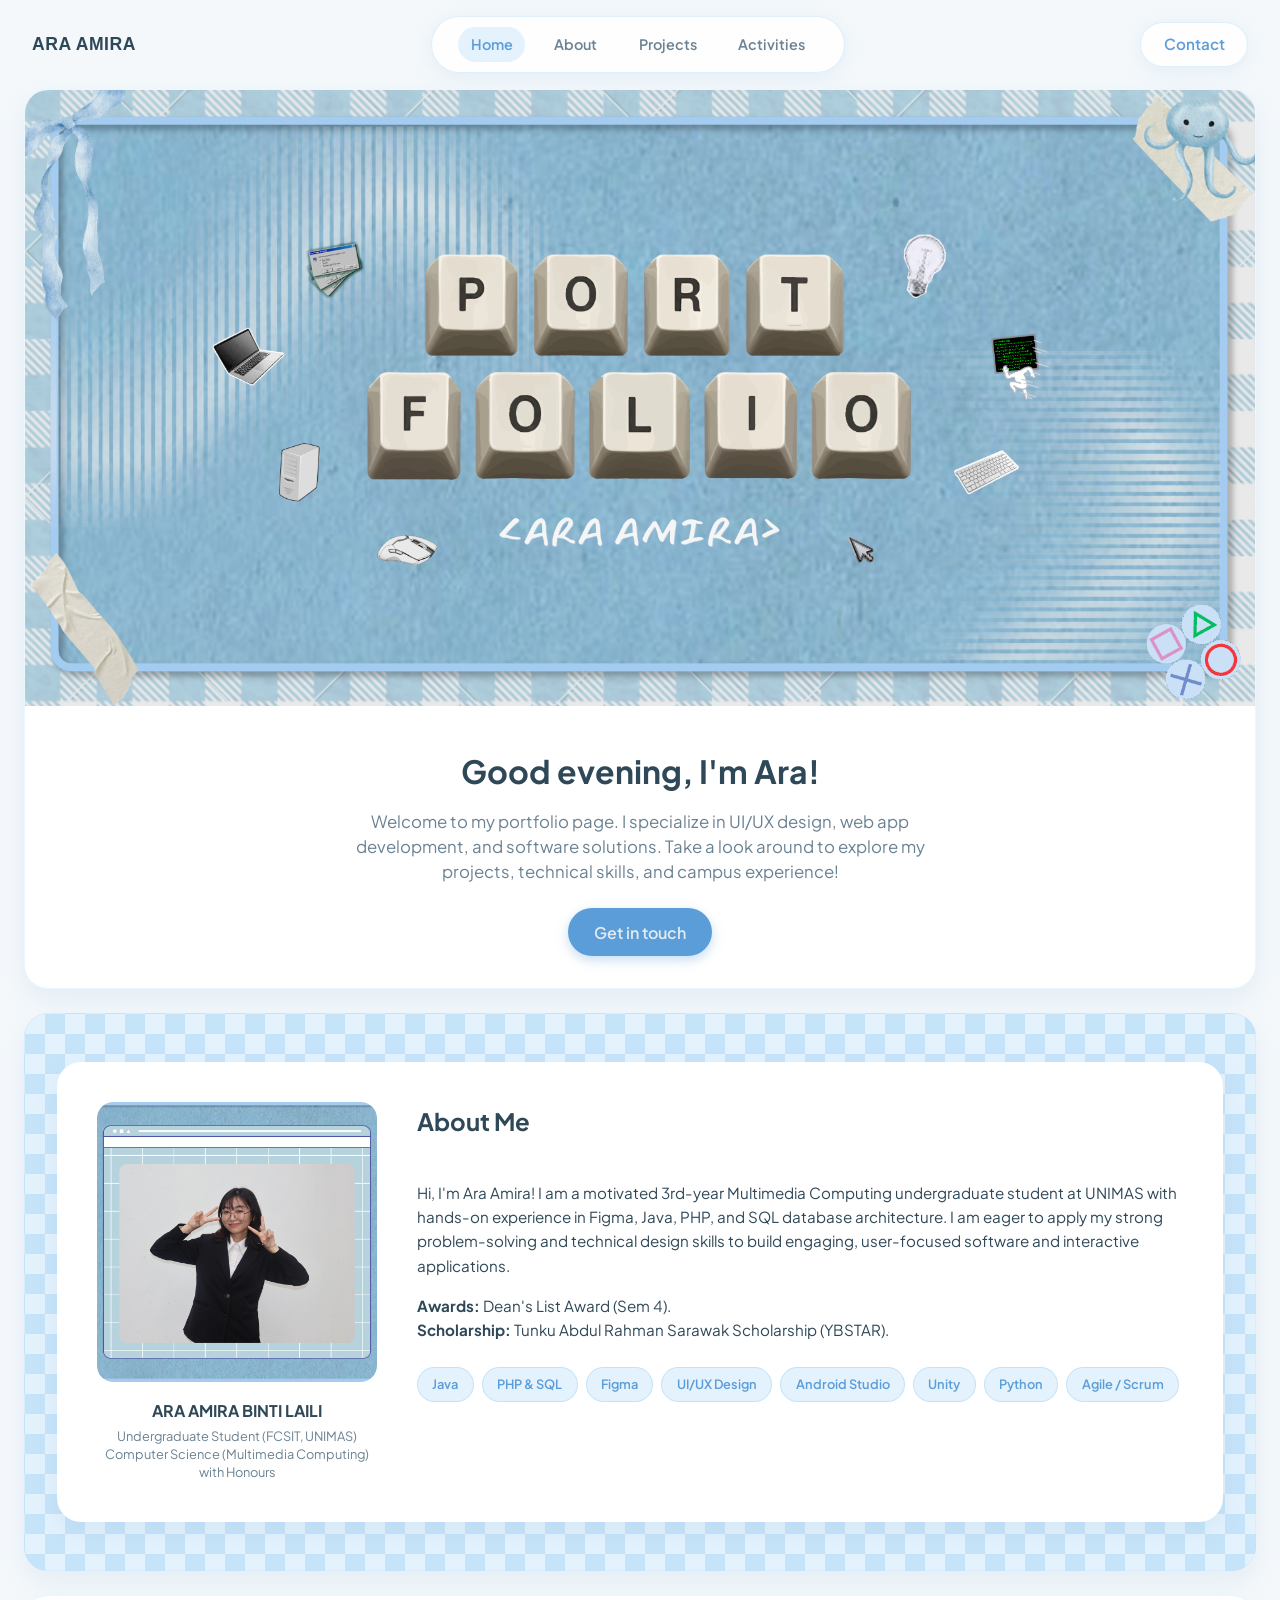
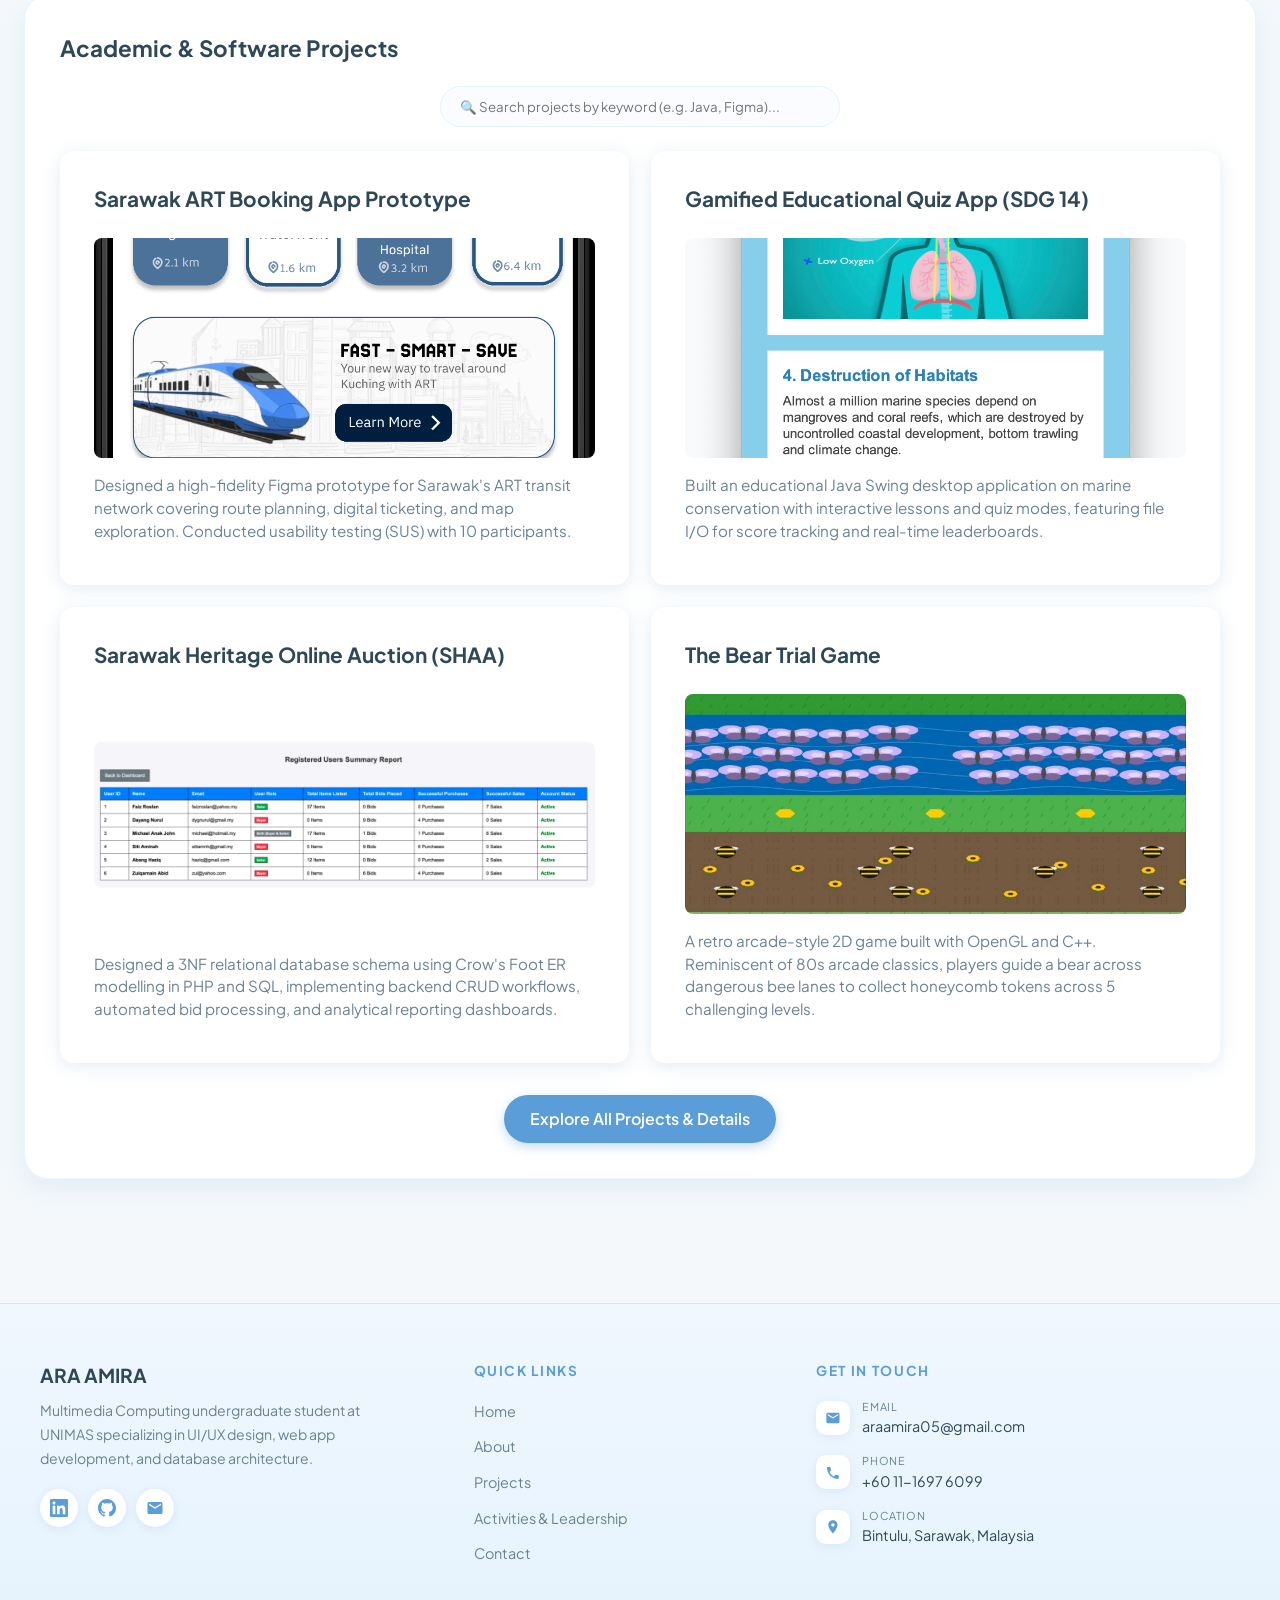
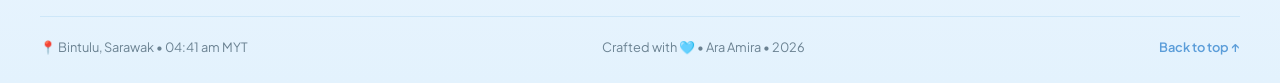
<file: index.html>
<!DOCTYPE html>
<html lang="en">

<head>
  <meta charset="UTF-8" />
  <meta name="viewport" content="width=device-width, initial-scale=1.0" />
  <title>Ara Amira | Portfolio Resume</title>

  <!-- Soft, rounded Google Font -->
  <link rel="preconnect" href="https://fonts.googleapis.com">
  <link rel="preconnect" href="https://fonts.gstatic.com" crossorigin>
  <link href="https://fonts.googleapis.com/css2?family=Plus+Jakarta+Sans:wght@400;500;600;700&display=swap"
    rel="stylesheet">

  <!-- CSS file link -->
  <link rel="stylesheet" href="styles.css">
</head>

<body>
  <!-- Floating Navigation Bar -->
  <header>
    <span class="nav-brand">ARA AMIRA</span>
    <nav>
      <!-- Main Navigation -->
      <a href="index.html">Home</a>
      <a href="about.html">About</a>
      <a href="projects.html">Projects</a>
      <a href="activities.html">Activities</a>
    </nav>
    <a href="contact.html" class="nav-contact-box">Contact</a>
  </header>
  <main>
    <!-- Welcome Section -->
    <section class="hero" id="home">
      <!-- portfolio banner -->
      <div class="hero-image-wrapper">
        <div class="portfolio-banner">
          <img src="banner-portfolio.png" alt="Portfolio Banner" class="hero-img">
        </div>
      </div>
      <div style="padding: 2.5rem 2rem 2rem;">
        <h1 style="font-size: 2rem; color: var(--deep-text); margin-bottom: 0.75rem;">Hello, I'm Ara!</h1>
        <p
          style="color: var(--muted-text); font-size: 1.05rem; max-width: 580px; margin: 0 auto 1.5rem; line-height: 1.5;">
          Welcome to my portfolio page. I specialize in UI/UX design, web app development, and software solutions.
          Take
          a look around to explore my projects, technical skills, and campus experience!
        </p>
        <a href="contact.html" class="btn-pill"
          style="display: inline-block; text-decoration: none; background: var(--accent-blue); color: #e2eaef; padding: 0.7rem 1.6rem; font-weight: 600; border-radius: 999px; box-shadow: 0 4px 12px rgba(91, 157, 217, 0.35);">Get
          in touch</a>
      </div>
    </section>
      <!-- About Section with Checkered Background Outside -->
      <section id="about" class="bg-checkered-blue">

        <!-- White Box Card Inside -->
        <div class="about-card">

          <div class="about-container">

            <!-- Image & Caption Column (Left Side) -->
            <div class="about-image-column">
              <div class="about-image-wrapper">
                <img src="ara-profile.png" alt="Ara's Photo" class="about-img">
              </div>
              <div class="about-image-info">
                <h3>ARA AMIRA BINTI LAILI</h3>
                <p>Undergraduate Student (FCSIT, UNIMAS)</p>
                <p>Computer Science (Multimedia Computing) with Honours</p>
              </div>
            </div>

            <!-- Content (Right Side) -->
            <div class="about-content">
              <h2 style="text-align: left; margin-bottom: 1.5rem;">About Me</h2>
              <p>
                Hi, I'm Ara Amira! I am a motivated 3rd-year Multimedia Computing undergraduate student at
                UNIMAS with
                hands-on experience in Figma, Java, PHP, and SQL database architecture. I am eager to apply
                my strong
                problem-solving and technical design skills to build engaging, user-focused software and
                interactive applications.
              </p>
              <div style="font-size: 0.9rem; color: var(--deep-text);">
                <p><strong>Awards:</strong> Dean's List Award (Sem 4).</p>
                <p><strong>Scholarship:</strong> Tunku Abdul Rahman Sarawak Scholarship (YBSTAR).</p>
              </div>
              <div class="tags">
                <span class="tag">Java</span>
                <span class="tag">PHP & SQL</span>
                <span class="tag">Figma</span>
                <span class="tag">UI/UX Design</span>
                <span class="tag">Android Studio</span>
                <span class="tag">Unity</span>
                <span class="tag">Python</span>
                <span class="tag">Agile / Scrum</span>
              </div>
            </div>
          </div>
        </div>
      </section>

      <!-- Projects Section -->
      <section id="projects" class="projects-home">
        <h2>Academic & Software Projects</h2>
        <div class="grid">

          <!-- Project 1 -->
          <article class="card">
            <div class="card-body" style="padding: 1.5rem;">
              <h3>Sarawak ART Booking App Prototype</h3>
              <div style="margin: 1rem 0; border-radius: 8px; overflow: hidden; background: #f8fafc;">
                <img src="project-1.0.png" alt="Sarawak ART App Prototype Preview" class="card-img"
                  style="max-height: 220px; object-fit: cover; width: 100%; display: block;">
              </div>
              <p class="card-desc" style="color: var(--muted-text); font-size: 0.95rem; line-height: 1.5;">
                Designed a high-fidelity Figma prototype for Sarawak's ART transit network covering route planning,
                digital ticketing, and map exploration. Conducted usability testing (SUS) with 10 participants.
              </p>
            </div>
          </article>

          <!-- Project 2 -->
          <article class="card">
            <div class="card-body" style="padding: 1.5rem;">
              <h3>Gamified Educational Quiz App (SDG 14)</h3>
              <div style="margin: 1rem 0; border-radius: 8px; overflow: hidden; background: #f8fafc;">
                <img src="project-2.0.png" alt="Learning and Quiz App Preview" class="card-img"
                  style="max-height: 220px; object-fit: cover; width: 100%; display: block;">
              </div>
              <p class="card-desc" style="color: var(--muted-text); font-size: 0.95rem; line-height: 1.5;">
                Built an educational Java Swing desktop application on marine conservation with interactive lessons and
                quiz modes, featuring file I/O for score tracking and real-time leaderboards.
              </p>
            </div>
          </article>

          <!-- Project 3 -->
          <article class="card">
            <div class="card-body" style="padding: 1.5rem;">
              <h3>Sarawak Heritage Online Auction (SHAA)</h3>
              <div style="margin: 1rem 0; border-radius: 8px; overflow: hidden; background: #f8fafc;">
                <img src="project-3.0.png" alt="Learning and Quiz App Preview" class="card-img"
                  style="max-height: 220px; object-fit: cover; width: 100%; display: block;">
              </div>
              <p class="card-desc" style="color: var(--muted-text); font-size: 0.95rem; line-height: 1.5;">
                Designed a 3NF relational database schema using Crow's Foot ER modelling in PHP and SQL, implementing
                backend CRUD workflows, automated bid processing, and analytical reporting dashboards.
              </p>
            </div>
          </article>

          <!-- Project 4 -->
          <article class="card">
            <div class="card-body" style="padding: 1.5rem;">
              <h3>The Bear Trial Game</h3>
              <div style="margin: 1rem 0; border-radius: 8px; overflow: hidden; background: #f8fafc;">
                <img src="project-4.png" alt="Bear Game" class="card-img"
                  style="max-height: 220px; object-fit: cover; width: 100%; display: block;">
              </div>
              <p class="card-desc" style="color: var(--muted-text); font-size: 0.95rem; line-height: 1.5;">
                A retro arcade-style 2D game built with OpenGL and C++. Reminiscent of 80s arcade classics, players
                guide a bear across dangerous bee lanes to collect honeycomb tokens across 5 challenging levels.
              </p>
            </div>
          </article>

        </div>
        <div style="text-align: center; margin-top: 2rem;">
          <a href="projects.html" class="btn-pill"
            style="display: inline-block; text-decoration: none; background: var(--accent-blue); color: #fff; padding: 0.7rem 1.6rem; font-weight: 600; border-radius: 999px; box-shadow: 0 4px 12px rgba(91, 157, 217, 0.35);">
            Explore All Projects & Details
          </a>
        </div>
      </section>
    </main>
    <footer class="site-footer">
      <div class="footer-inner">

        <!-- Brand / About Column -->
        <div class="footer-col footer-brand">
          <h3 class="footer-name">ARA AMIRA</h3>
          <p>Multimedia Computing undergraduate student at UNIMAS specializing in UI/UX design, web app development,
            and
            database architecture.</p>
          <div class="footer-social">
            <a href="https://www.linkedin.com/in/ara-amira-l" target="_blank" rel="noopener" aria-label="LinkedIn">
              <svg class="gh-icon" viewBox="0 0 24 24" aria-hidden="true">
                <path fill="currentColor"
                  d="M20.447 20.452h-3.554v-5.569c0-1.328-.027-3.037-1.852-3.037-1.853 0-2.136 1.445-2.136 2.939v5.667H9.351V9h3.414v1.561h.046c.477-.9 1.637-1.85 3.37-1.85 3.601 0 4.267 2.37 4.267 5.455v6.286zM5.337 7.433c-1.144 0-2.063-.926-2.063-2.065 0-1.138.92-2.063 2.063-2.063 1.14 0 2.064.925 2.064 2.063 0 1.139-.925 2.065-2.064 2.065zm1.782 13.019H3.555V9h3.564v11.452zM22.225 0H1.771C.792 0 0 .774 0 1.729v20.542C0 23.227.792 24 1.771 24h20.451C23.2 24 24 23.227 24 22.271V1.729C24 .774 23.2 0 22.222 0h.003z" />
              </svg>
            </a>
            <a href="https://github.com/YOUR-GITHUB-USERNAME" target="_blank" rel="noopener" aria-label="GitHub">
              <svg class="gh-icon" viewBox="0 0 16 16" aria-hidden="true">
                <path fill="currentColor"
                  d="M8 0C3.58 0 0 3.58 0 8c0 3.54 2.29 6.53 5.47 7.59.4.07.55-.17.55-.38 0-.19-.01-.82-.01-1.49-2.01.37-2.53-.49-2.69-.94-.09-.23-.48-.94-.82-1.13-.28-.15-.68-.52-.01-.53.63-.01 1.08.58 1.23.82.72 1.21 1.87.87 2.33.66.07-.52.28-.87.51-1.07-1.78-.2-3.64-.89-3.64-3.95 0-.87.31-1.59.82-2.15-.08-.2-.36-1.02.08-2.12 0 0 .67-.21 2.2.82.64-.18 1.32-.27 2-.27s1.36.09 2 .27c1.53-1.04 2.2-.82 2.2-.82.44 1.1.16 1.92.08 2.12.51.56.82 1.27.82 2.15 0 3.07-1.87 3.75-3.65 3.95.29.25.54.73.54 1.48 0 1.07-.01 1.93-.01 2.2 0 .21.15.46.55.38A8.01 8.01 0 0 0 16 8c0-4.42-3.58-8-8-8z" />
              </svg>
            </a>
            <a href="mailto:araamira05@gmail.com" aria-label="Email"><svg class="gh-icon" viewBox="0 0 24 24"
                aria-hidden="true">
                <path fill="currentColor"
                  d="M20 4H4c-1.1 0-1.99.9-1.99 2L2 18c0 1.1.9 2 2 2h16c1.1 0 2-.9 2-2V6c0-1.1-.9-2-2-2zm0 4l-8 5-8-5V6l8 5 8-5v2z" />
              </svg></a>
          </div>
        </div>

        <!-- Quick Links Column -->
        <div class="footer-col">
          <h4>Quick Links</h4>
          <ul class="footer-links">
            <li><a href="index.html">Home</a></li>
            <li><a href="about.html">About</a></li>
            <li><a href="projects.html">Projects</a></li>
            <li><a href="activities.html">Activities &amp; Leadership</a></li>
            <li><a href="contact.html">Contact</a></li>
          </ul>
        </div>

        <!-- Contact Details Column -->
        <div class="footer-col" id="contact">
          <h4>Get in Touch</h4>
          <ul class="footer-contact">
            <li>
              <span class="icon"><svg class="gh-icon" viewBox="0 0 24 24" aria-hidden="true">
                  <path fill="currentColor"
                    d="M20 4H4c-1.1 0-1.99.9-1.99 2L2 18c0 1.1.9 2 2 2h16c1.1 0 2-.9 2-2V6c0-1.1-.9-2-2-2zm0 4l-8 5-8-5V6l8 5 8-5v2z" />
                </svg></span>
              <div><small>Email</small><a href="mailto:araamira05@gmail.com">araamira05@gmail.com</a></div>
            </li>
            <li>
              <span class="icon"><svg class="gh-icon" viewBox="0 0 24 24" aria-hidden="true">
                  <path fill="currentColor"
                    d="M6.62 10.79c1.44 2.83 3.76 5.14 6.59 6.59l2.2-2.2c.27-.27.67-.36 1.02-.24 1.12.37 2.33.57 3.57.57.55 0 1 .45 1 1V20c0 .55-.45 1-1 1-9.39 0-17-7.61-17-17 0-.55.45-1 1-1h3.5c.55 0 1 .45 1 1 0 1.25.2 2.45.57 3.57.11.35.03.74-.25 1.02l-2.2 2.2z" />
                </svg></span>
              <div><small>Phone</small><a href="tel:+601116976099">+60 11-1697 6099</a></div>
            </li>
            <li>
              <span class="icon"><svg class="gh-icon" viewBox="0 0 24 24" aria-hidden="true">
                  <path fill="currentColor"
                    d="M12 2C8.13 2 5 5.13 5 9c0 5.25 7 13 7 13s7-7.75 7-13c0-3.87-3.13-7-7-7zm0 9.5c-1.38 0-2.5-1.12-2.5-2.5s1.12-2.5 2.5-2.5 2.5 1.12 2.5 2.5-1.12 2.5-2.5 2.5z" />
                </svg></span>
              <div><small>Location</small><span class="text">Bintulu, Sarawak, Malaysia</span></div>
            </li>
          </ul>
        </div>
      </div>

      <div class="footer-bottom">
        <p>Crafted with 🩵 &bull; Ara Amira &bull; 2026</p>
        <p><a href="#">Back to top ↑</a></p>
      </div>
    </footer>

    <!-- JavaScript file link -->
    <script src="script.js"></script>
</body>

</html>
</file>
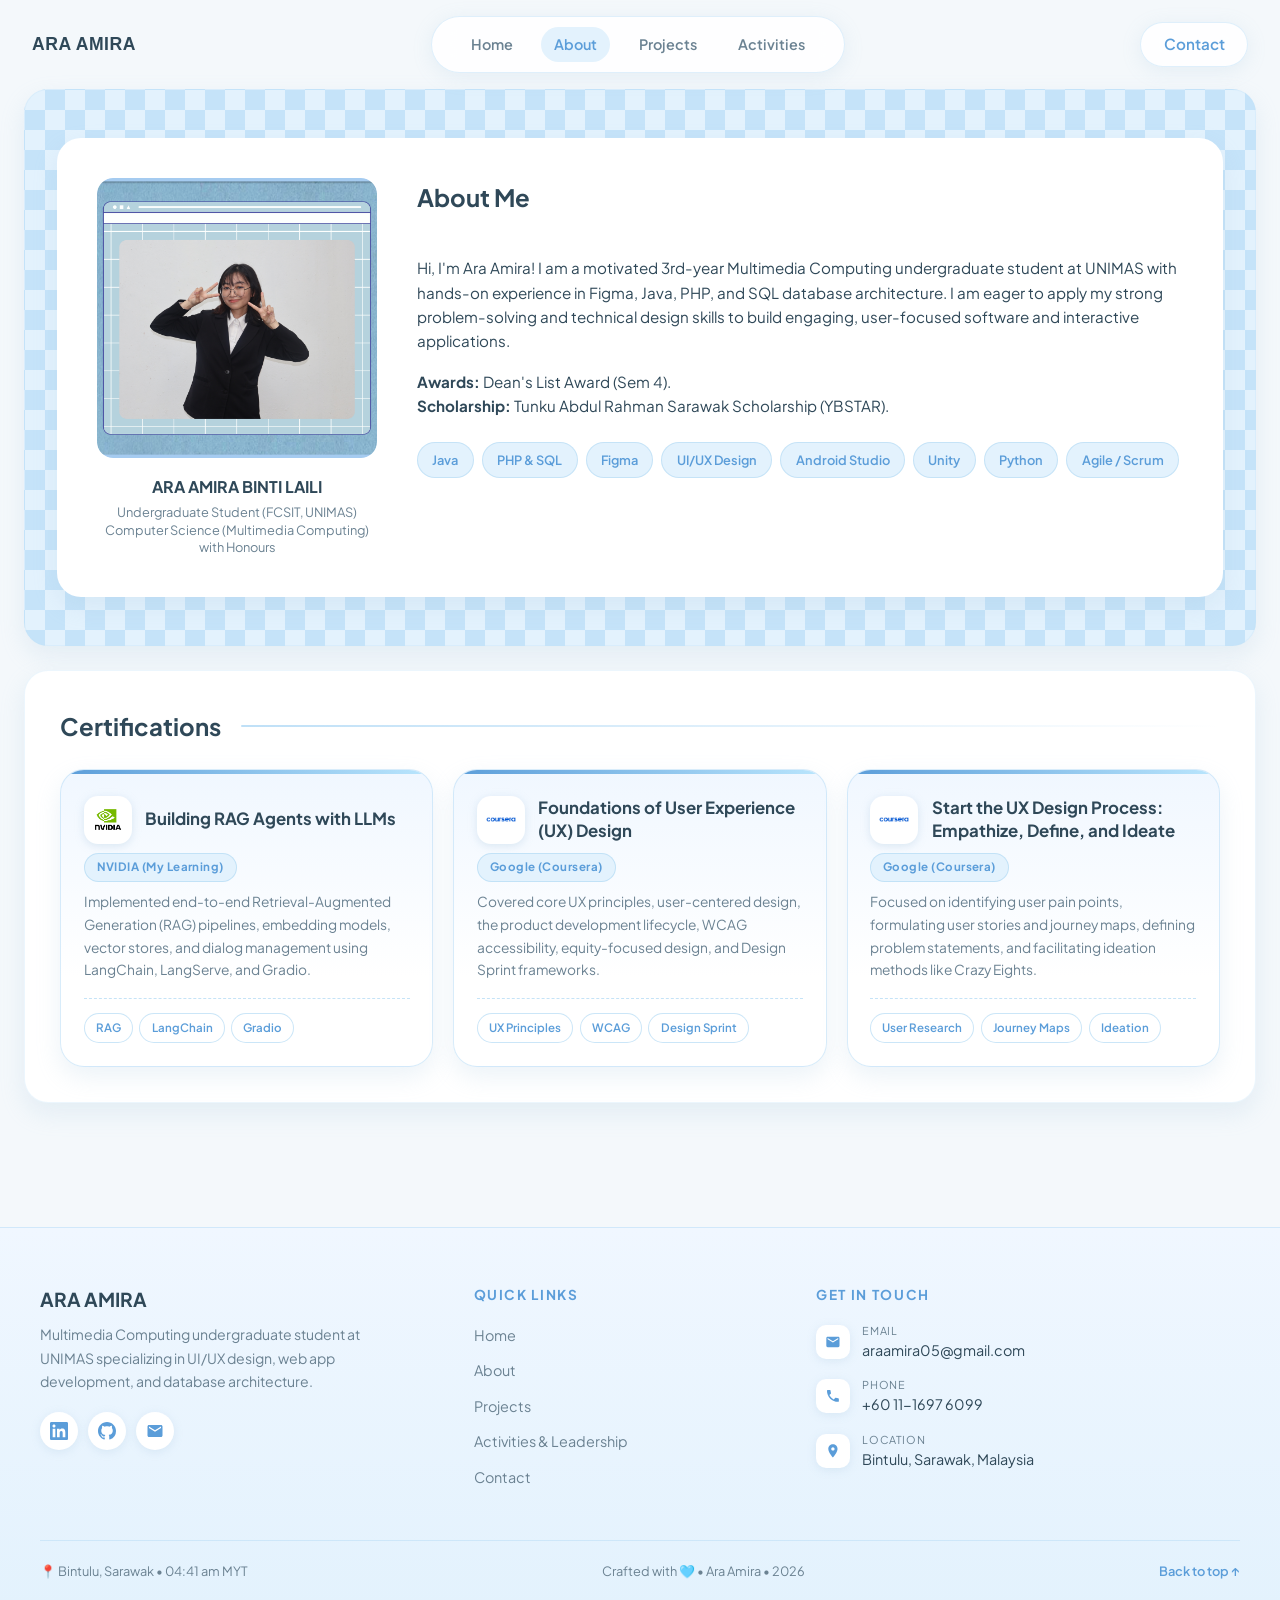
<file: about.html>
<!DOCTYPE html>
<html lang="en">

<head>
    <meta charset="UTF-8" />
    <meta name="viewport" content="width=device-width, initial-scale=1.0" />
    <title>Ara Amira | About Me</title>
    <!-- Soft, rounded Google Font -->
    <link rel="preconnect" href="https://fonts.googleapis.com">
    <link rel="preconnect" href="https://fonts.gstatic.com" crossorigin>
    <link href="https://fonts.googleapis.com/css2?family=Plus+Jakarta+Sans:wght@400;500;600;700&display=swap"
        rel="stylesheet">

    <!-- CSS file link -->
    <link rel="stylesheet" href="styles.css">
</head>

<body>
    <!-- Floating Navigation Bar -->
    <header>
        <span class="nav-brand">ARA AMIRA</span>
        <nav>
            <!-- Main Navigation -->
            <a href="index.html">Home</a>
            <a href="about.html">About</a>
            <a href="projects.html">Projects</a>
            <a href="activities.html">Activities</a>
        </nav>
        <a href="contact.html" class="nav-contact-box">Contact</a>
    </header>

    <main>
        <!-- About Section with Checkered Background Outside -->
        <section id="about" class="bg-checkered-blue">

            <!-- White Box Card Inside -->
            <div class="about-card">

                <div class="about-container">

                    <!-- Image & Caption Column (Left Side) -->
                    <div class="about-image-column">
                        <div class="about-image-wrapper">
                            <img src="ara-profile.png" alt="Ara's Photo" class="about-img">
                        </div>
                        <div class="about-image-info">
                            <h3>ARA AMIRA BINTI LAILI</h3>
                            <p>Undergraduate Student (FCSIT, UNIMAS)</p>
                            <p>Computer Science (Multimedia Computing) with Honours</p>
                        </div>
                    </div>

                    <!-- Content (Right Side) -->
                    <div class="about-content">
                        <h2 style="text-align: left; margin-bottom: 1.5rem;">About Me</h2>
                        <p>
                            Hi, I'm Ara Amira! I am a motivated 3rd-year Multimedia Computing undergraduate student at
                            UNIMAS with
                            hands-on experience in Figma, Java, PHP, and SQL database architecture. I am eager to apply
                            my strong
                            problem-solving and technical design skills to build engaging, user-focused software and
                            interactive applications.
                        </p>
                        <div style="font-size: 0.9rem; color: var(--deep-text);">
                            <p><strong>Awards:</strong> Dean's List Award (Sem 4).</p>
                            <p><strong>Scholarship:</strong> Tunku Abdul Rahman Sarawak Scholarship (YBSTAR).</p>
                        </div>
                        <div class="tags">
                            <span class="tag">Java</span>
                            <span class="tag">PHP & SQL</span>
                            <span class="tag">Figma</span>
                            <span class="tag">UI/UX Design</span>
                            <span class="tag">Android Studio</span>
                            <span class="tag">Unity</span>
                            <span class="tag">Python</span>
                            <span class="tag">Agile / Scrum</span>
                        </div>
                    </div>
                </div>
            </div>
        </section>

        <!-- Certifications Section -->
        <section id="certifications">
            <h2 class="section-title">Certifications</h2>
            <div class="grid">
                <div class="card cert-card">
                    <div class="cert-head">
                        <img src="nvidia-logo.png" alt="NVIDIA logo" class="cert-logo">
                        <h3>Building RAG Agents with LLMs</h3>
                    </div>
                    <span class="cert-issuer">NVIDIA (My Learning)</span>
                    <p class="cert-desc">Implemented end-to-end Retrieval-Augmented Generation (RAG) pipelines,
                        embedding models, vector stores, and dialog management using LangChain, LangServe, and Gradio.
                    </p>
                    <div class="cert-tags">
                        <span class="tag">RAG</span>
                        <span class="tag">LangChain</span>
                        <span class="tag">Gradio</span>
                    </div>
                </div>
                <div class="card cert-card">
                    <div class="cert-head">
                        <img src="coursera-logo.png" alt="Google (Coursera) logo" class="cert-logo">
                        <h3>Foundations of User Experience (UX) Design</h3>
                    </div>
                    <span class="cert-issuer">Google (Coursera)</span>
                    <p class="cert-desc">Covered core UX principles, user-centered design, the product development
                        lifecycle, WCAG accessibility, equity-focused design, and Design Sprint frameworks.</p>
                    <div class="cert-tags">
                        <span class="tag">UX Principles</span>
                        <span class="tag">WCAG</span>
                        <span class="tag">Design Sprint</span>
                    </div>
                </div>
                <div class="card cert-card">
                    <div class="cert-head">
                        <img src="coursera-logo.png" alt="Google (Coursera) logo" class="cert-logo">
                        <h3>Start the UX Design Process: Empathize, Define, and Ideate</h3>
                    </div>
                    <span class="cert-issuer">Google (Coursera)</span>
                    <p class="cert-desc">Focused on identifying user pain points, formulating user stories and journey
                        maps, defining problem statements, and facilitating ideation methods like Crazy Eights.</p>
                    <div class="cert-tags">
                        <span class="tag">User Research</span>
                        <span class="tag">Journey Maps</span>
                        <span class="tag">Ideation</span>
                    </div>
                </div>
            </div>
        </section>
    </main>
    <footer class="site-footer">
      <div class="footer-inner">

        <!-- Brand / About Column -->
        <div class="footer-col footer-brand">
          <h3 class="footer-name">ARA AMIRA</h3>
          <p>Multimedia Computing undergraduate student at UNIMAS specializing in UI/UX design, web app development,
            and
            database architecture.</p>
          <div class="footer-social">
            <a href="https://www.linkedin.com/in/ara-amira-l" target="_blank" rel="noopener" aria-label="LinkedIn">
              <svg class="gh-icon" viewBox="0 0 24 24" aria-hidden="true">
                <path fill="currentColor"
                  d="M20.447 20.452h-3.554v-5.569c0-1.328-.027-3.037-1.852-3.037-1.853 0-2.136 1.445-2.136 2.939v5.667H9.351V9h3.414v1.561h.046c.477-.9 1.637-1.85 3.37-1.85 3.601 0 4.267 2.37 4.267 5.455v6.286zM5.337 7.433c-1.144 0-2.063-.926-2.063-2.065 0-1.138.92-2.063 2.063-2.063 1.14 0 2.064.925 2.064 2.063 0 1.139-.925 2.065-2.064 2.065zm1.782 13.019H3.555V9h3.564v11.452zM22.225 0H1.771C.792 0 0 .774 0 1.729v20.542C0 23.227.792 24 1.771 24h20.451C23.2 24 24 23.227 24 22.271V1.729C24 .774 23.2 0 22.222 0h.003z" />
              </svg>
            </a>
            <a href="https://github.com/YOUR-GITHUB-USERNAME" target="_blank" rel="noopener" aria-label="GitHub">
              <svg class="gh-icon" viewBox="0 0 16 16" aria-hidden="true">
                <path fill="currentColor"
                  d="M8 0C3.58 0 0 3.58 0 8c0 3.54 2.29 6.53 5.47 7.59.4.07.55-.17.55-.38 0-.19-.01-.82-.01-1.49-2.01.37-2.53-.49-2.69-.94-.09-.23-.48-.94-.82-1.13-.28-.15-.68-.52-.01-.53.63-.01 1.08.58 1.23.82.72 1.21 1.87.87 2.33.66.07-.52.28-.87.51-1.07-1.78-.2-3.64-.89-3.64-3.95 0-.87.31-1.59.82-2.15-.08-.2-.36-1.02.08-2.12 0 0 .67-.21 2.2.82.64-.18 1.32-.27 2-.27s1.36.09 2 .27c1.53-1.04 2.2-.82 2.2-.82.44 1.1.16 1.92.08 2.12.51.56.82 1.27.82 2.15 0 3.07-1.87 3.75-3.65 3.95.29.25.54.73.54 1.48 0 1.07-.01 1.93-.01 2.2 0 .21.15.46.55.38A8.01 8.01 0 0 0 16 8c0-4.42-3.58-8-8-8z" />
              </svg>
            </a>
            <a href="mailto:araamira05@gmail.com" aria-label="Email"><svg class="gh-icon" viewBox="0 0 24 24"
                aria-hidden="true">
                <path fill="currentColor"
                  d="M20 4H4c-1.1 0-1.99.9-1.99 2L2 18c0 1.1.9 2 2 2h16c1.1 0 2-.9 2-2V6c0-1.1-.9-2-2-2zm0 4l-8 5-8-5V6l8 5 8-5v2z" />
              </svg></a>
          </div>
        </div>

        <!-- Quick Links Column -->
        <div class="footer-col">
          <h4>Quick Links</h4>
          <ul class="footer-links">
            <li><a href="index.html">Home</a></li>
            <li><a href="about.html">About</a></li>
            <li><a href="projects.html">Projects</a></li>
            <li><a href="activities.html">Activities &amp; Leadership</a></li>
            <li><a href="contact.html">Contact</a></li>
          </ul>
        </div>

        <!-- Contact Details Column -->
        <div class="footer-col" id="contact">
          <h4>Get in Touch</h4>
          <ul class="footer-contact">
            <li>
              <span class="icon"><svg class="gh-icon" viewBox="0 0 24 24" aria-hidden="true">
                  <path fill="currentColor"
                    d="M20 4H4c-1.1 0-1.99.9-1.99 2L2 18c0 1.1.9 2 2 2h16c1.1 0 2-.9 2-2V6c0-1.1-.9-2-2-2zm0 4l-8 5-8-5V6l8 5 8-5v2z" />
                </svg></span>
              <div><small>Email</small><a href="mailto:araamira05@gmail.com">araamira05@gmail.com</a></div>
            </li>
            <li>
              <span class="icon"><svg class="gh-icon" viewBox="0 0 24 24" aria-hidden="true">
                  <path fill="currentColor"
                    d="M6.62 10.79c1.44 2.83 3.76 5.14 6.59 6.59l2.2-2.2c.27-.27.67-.36 1.02-.24 1.12.37 2.33.57 3.57.57.55 0 1 .45 1 1V20c0 .55-.45 1-1 1-9.39 0-17-7.61-17-17 0-.55.45-1 1-1h3.5c.55 0 1 .45 1 1 0 1.25.2 2.45.57 3.57.11.35.03.74-.25 1.02l-2.2 2.2z" />
                </svg></span>
              <div><small>Phone</small><a href="tel:+601116976099">+60 11-1697 6099</a></div>
            </li>
            <li>
              <span class="icon"><svg class="gh-icon" viewBox="0 0 24 24" aria-hidden="true">
                  <path fill="currentColor"
                    d="M12 2C8.13 2 5 5.13 5 9c0 5.25 7 13 7 13s7-7.75 7-13c0-3.87-3.13-7-7-7zm0 9.5c-1.38 0-2.5-1.12-2.5-2.5s1.12-2.5 2.5-2.5 2.5 1.12 2.5 2.5-1.12 2.5-2.5 2.5z" />
                </svg></span>
              <div><small>Location</small><span class="text">Bintulu, Sarawak, Malaysia</span></div>
            </li>
          </ul>
        </div>
      </div>

      <div class="footer-bottom">
        <p>Crafted with 🩵 &bull; Ara Amira &bull; 2026</p>
        <p><a href="#">Back to top ↑</a></p>
      </div>
    </footer>

    <!-- JavaScript file link -->
    <script src="script.js"></script>
</body>

</html>
</file>
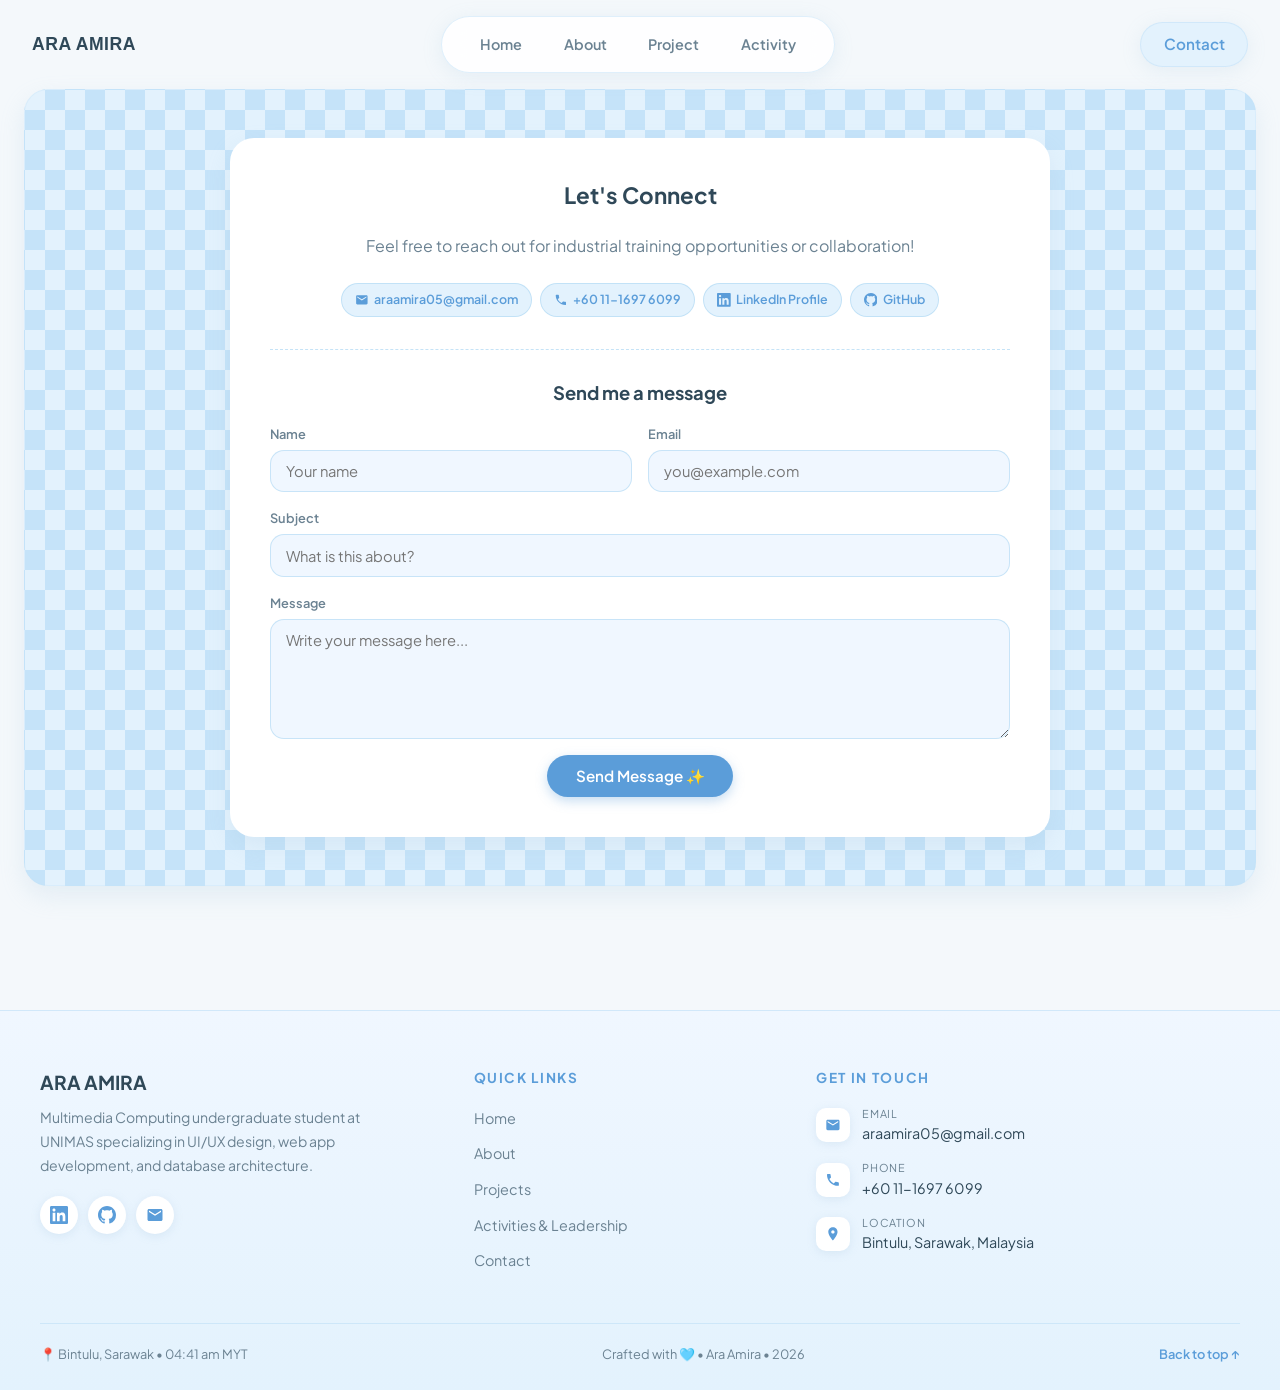
<file: contact.html>
<!DOCTYPE html>
<html lang="en">

<head>
    <meta charset="UTF-8" />
    <meta name="viewport" content="width=device-width, initial-scale=1.0" />
    <title>Ara Amira | Contact</title>
    <!-- Soft, rounded Google Font -->
    <link rel="preconnect" href="https://fonts.googleapis.com">
    <link rel="preconnect" href="https://fonts.gstatic.com" crossorigin>
    <link href="https://fonts.googleapis.com/css2?family=Plus+Jakarta+Sans:wght@400;500;600;700&display=swap"
        rel="stylesheet">

    <!-- CSS file link -->
    <link rel="stylesheet" href="styles.css">
</head>

<body>
    <!-- Floating Navigation Bar -->
    <header>
        <span class="nav-brand">ARA AMIRA</span>
        <nav>
            <!-- Main Navigation -->
            <a href="index.html">Home</a>
            <a href="about.html">About</a>
            <a href="projects.html">Project</a>
            <a href="activities.html">Activity</a>
        </nav>
        <a href="contact.html" class="nav-contact-box">Contact</a>
    </header>

    <main>
        <!-- Contact Section -->
        <section id="contact" class="bg-checkered-blue">
            <div class="content-card" style="text-align: center;">
                <h2> Let's Connect</h2>
                <p style="margin-bottom: 1.5rem; color: var(--muted-text);">Feel free to reach out for industrial
                    training
                    opportunities or collaboration!</p>
                <div class="contact-links" style="justify-content: center;">
                    <a href="mailto:araamira05@gmail.com" class="contact-btn"><svg class="gh-icon" viewBox="0 0 24 24"
                            aria-hidden="true">
                            <path fill="currentColor"
                                d="M20 4H4c-1.1 0-1.99.9-1.99 2L2 18c0 1.1.9 2 2 2h16c1.1 0 2-.9 2-2V6c0-1.1-.9-2-2-2zm0 4l-8 5-8-5V6l8 5 8-5v2z" />
                        </svg> araamira05@gmail.com</a>
                    <a href="tel:+601116976099" class="contact-btn"><svg class="gh-icon" viewBox="0 0 24 24"
                            aria-hidden="true">
                            <path fill="currentColor"
                                d="M6.62 10.79c1.44 2.83 3.76 5.14 6.59 6.59l2.2-2.2c.27-.27.67-.36 1.02-.24 1.12.37 2.33.57 3.57.57.55 0 1 .45 1 1V20c0 .55-.45 1-1 1-9.39 0-17-7.61-17-17 0-.55.45-1 1-1h3.5c.55 0 1 .45 1 1 0 1.25.2 2.45.57 3.57.11.35.03.74-.25 1.02l-2.2 2.2z" />
                        </svg> +60 11-1697 6099</a>
                    <a href="https://www.linkedin.com/in/ara-amira-l" target="_blank" rel="noopener"
                        class="contact-btn">
                        <svg class="gh-icon" viewBox="0 0 24 24" aria-hidden="true">
                            <path fill="currentColor"
                                d="M20.447 20.452h-3.554v-5.569c0-1.328-.027-3.037-1.852-3.037-1.853 0-2.136 1.445-2.136 2.939v5.667H9.351V9h3.414v1.561h.046c.477-.9 1.637-1.85 3.37-1.85 3.601 0 4.267 2.37 4.267 5.455v6.286zM5.337 7.433c-1.144 0-2.063-.926-2.063-2.065 0-1.138.92-2.063 2.063-2.063 1.14 0 2.064.925 2.064 2.063 0 1.139-.925 2.065-2.064 2.065zm1.782 13.019H3.555V9h3.564v11.452zM22.225 0H1.771C.792 0 0 .774 0 1.729v20.542C0 23.227.792 24 1.771 24h20.451C23.2 24 24 23.227 24 22.271V1.729C24 .774 23.2 0 22.222 0h.003z" />
                        </svg>
                        LinkedIn Profile
                    </a>
                    <a href="https://github.com/YOUR-GITHUB-USERNAME" target="_blank" rel="noopener"
                        class="contact-btn">
                        <svg class="gh-icon" viewBox="0 0 16 16" aria-hidden="true">
                            <path fill="currentColor"
                                d="M8 0C3.58 0 0 3.58 0 8c0 3.54 2.29 6.53 5.47 7.59.4.07.55-.17.55-.38 0-.19-.01-.82-.01-1.49-2.01.37-2.53-.49-2.69-.94-.09-.23-.48-.94-.82-1.13-.28-.15-.68-.52-.01-.53.63-.01 1.08.58 1.23.82.72 1.21 1.87.87 2.33.66.07-.52.28-.87.51-1.07-1.78-.2-3.64-.89-3.64-3.95 0-.87.31-1.59.82-2.15-.08-.2-.36-1.02.08-2.12 0 0 .67-.21 2.2.82.64-.18 1.32-.27 2-.27s1.36.09 2 .27c1.53-1.04 2.2-.82 2.2-.82.44 1.1.16 1.92.08 2.12.51.56.82 1.27.82 2.15 0 3.07-1.87 3.75-3.65 3.95.29.25.54.73.54 1.48 0 1.07-.01 1.93-.01 2.2 0 .21.15.46.55.38A8.01 8.01 0 0 0 16 8c0-4.42-3.58-8-8-8z" />
                        </svg>
                        GitHub
                    </a>
                </div>

                <!-- Message form: delivered to your email via FormSubmit -->
                <form class="contact-form" action="https://formsubmit.co/araamira05@gmail.com" method="POST">
                    <h3>Send me a message</h3>

                    <div class="form-row">
                        <label for="name">Name
                            <input type="text" id="name" name="name" placeholder="Your name" required>
                        </label>
                        <label for="email">Email
                            <input type="email" id="email" name="email" placeholder="you@example.com" required>
                        </label>
                    </div>

                    <label for="subject">Subject
                        <input type="text" id="subject" name="_subject" placeholder="What is this about?">
                    </label>

                    <label for="message">Message
                        <textarea id="message" name="message" rows="5" placeholder="Write your message here..."
                            required></textarea>
                    </label>

                    <!-- Spam protection + settings -->
                    <input type="text" name="_honey" style="display:none" tabindex="-1" autocomplete="off">
                    <input type="hidden" name="_captcha" value="false">
                    <input type="hidden" name="_template" value="table">
                    <input type="hidden" name="_next" value="https://YOUR-SITE-URL/contact.html?sent=1">

                    <button type="submit" class="btn-pill form-submit">Send Message ✨</button>
                </form>
            </div>
        </section>
    </main>

    <footer class="site-footer">
        <div class="footer-inner">

            <!-- Brand / About Column -->
            <div class="footer-col footer-brand">
                <h3 class="footer-name">ARA AMIRA</h3>
                <p>Multimedia Computing undergraduate student at UNIMAS specializing in UI/UX design, web app
                    development, and database architecture.</p>
                <div class="footer-social">
                    <a href="https://www.linkedin.com/in/ara-amira-l" target="_blank" rel="noopener"
                        aria-label="LinkedIn">
                        <svg class="gh-icon" viewBox="0 0 24 24" aria-hidden="true">
                            <path fill="currentColor"
                                d="M20.447 20.452h-3.554v-5.569c0-1.328-.027-3.037-1.852-3.037-1.853 0-2.136 1.445-2.136 2.939v5.667H9.351V9h3.414v1.561h.046c.477-.9 1.637-1.85 3.37-1.85 3.601 0 4.267 2.37 4.267 5.455v6.286zM5.337 7.433c-1.144 0-2.063-.926-2.063-2.065 0-1.138.92-2.063 2.063-2.063 1.14 0 2.064.925 2.064 2.063 0 1.139-.925 2.065-2.064 2.065zm1.782 13.019H3.555V9h3.564v11.452zM22.225 0H1.771C.792 0 0 .774 0 1.729v20.542C0 23.227.792 24 1.771 24h20.451C23.2 24 24 23.227 24 22.271V1.729C24 .774 23.2 0 22.222 0h.003z" />
                        </svg>
                    </a>
                    <a href="https://github.com/YOUR-GITHUB-USERNAME" target="_blank" rel="noopener"
                        aria-label="GitHub">
                        <svg class="gh-icon" viewBox="0 0 16 16" aria-hidden="true">
                            <path fill="currentColor"
                                d="M8 0C3.58 0 0 3.58 0 8c0 3.54 2.29 6.53 5.47 7.59.4.07.55-.17.55-.38 0-.19-.01-.82-.01-1.49-2.01.37-2.53-.49-2.69-.94-.09-.23-.48-.94-.82-1.13-.28-.15-.68-.52-.01-.53.63-.01 1.08.58 1.23.82.72 1.21 1.87.87 2.33.66.07-.52.28-.87.51-1.07-1.78-.2-3.64-.89-3.64-3.95 0-.87.31-1.59.82-2.15-.08-.2-.36-1.02.08-2.12 0 0 .67-.21 2.2.82.64-.18 1.32-.27 2-.27s1.36.09 2 .27c1.53-1.04 2.2-.82 2.2-.82.44 1.1.16 1.92.08 2.12.51.56.82 1.27.82 2.15 0 3.07-1.87 3.75-3.65 3.95.29.25.54.73.54 1.48 0 1.07-.01 1.93-.01 2.2 0 .21.15.46.55.38A8.01 8.01 0 0 0 16 8c0-4.42-3.58-8-8-8z" />
                        </svg>
                    </a>
                    <a href="mailto:araamira05@gmail.com" aria-label="Email"><svg class="gh-icon" viewBox="0 0 24 24"
                            aria-hidden="true">
                            <path fill="currentColor"
                                d="M20 4H4c-1.1 0-1.99.9-1.99 2L2 18c0 1.1.9 2 2 2h16c1.1 0 2-.9 2-2V6c0-1.1-.9-2-2-2zm0 4l-8 5-8-5V6l8 5 8-5v2z" />
                        </svg></a>
                </div>
            </div>

            <!-- Quick Links Column -->
            <div class="footer-col">
                <h4>Quick Links</h4>
                <ul class="footer-links">
                    <li><a href="index.html">Home</a></li>
                    <li><a href="about.html">About</a></li>
                    <li><a href="projects.html">Projects</a></li>
                    <li><a href="activities.html">Activities & Leadership</a></li>
                    <li><a href="contact.html">Contact</a></li>
                </ul>
            </div>

            <!-- Contact Details Column -->
            <div class="footer-col" id="contact-details">
                <h4>Get in Touch</h4>
                <ul class="footer-contact">
                    <li>
                        <span class="icon"><svg class="gh-icon" viewBox="0 0 24 24" aria-hidden="true">
                                <path fill="currentColor"
                                    d="M20 4H4c-1.1 0-1.99.9-1.99 2L2 18c0 1.1.9 2 2 2h16c1.1 0 2-.9 2-2V6c0-1.1-.9-2-2-2zm0 4l-8 5-8-5V6l8 5 8-5v2z" />
                            </svg></span>
                        <div><small>Email</small><a href="mailto:araamira05@gmail.com">araamira05@gmail.com</a></div>
                    </li>
                    <li>
                        <span class="icon"><svg class="gh-icon" viewBox="0 0 24 24" aria-hidden="true">
                                <path fill="currentColor"
                                    d="M6.62 10.79c1.44 2.83 3.76 5.14 6.59 6.59l2.2-2.2c.27-.27.67-.36 1.02-.24 1.12.37 2.33.57 3.57.57.55 0 1 .45 1 1V20c0 .55-.45 1-1 1-9.39 0-17-7.61-17-17 0-.55.45-1 1-1h3.5c.55 0 1 .45 1 1 0 1.25.2 2.45.57 3.57.11.35.03.74-.25 1.02l-2.2 2.2z" />
                            </svg></span>
                        <div><small>Phone</small><a href="tel:+601116976099">+60 11-1697 6099</a></div>
                    </li>
                    <li>
                        <span class="icon"><svg class="gh-icon" viewBox="0 0 24 24" aria-hidden="true">
                                <path fill="currentColor"
                                    d="M12 2C8.13 2 5 5.13 5 9c0 5.25 7 13 7 13s7-7.75 7-13c0-3.87-3.13-7-7-7zm0 9.5c-1.38 0-2.5-1.12-2.5-2.5s1.12-2.5 2.5-2.5 2.5 1.12 2.5 2.5-1.12 2.5-2.5 2.5z" />
                            </svg></span>
                        <div><small>Location</small><span class="text">Bintulu, Sarawak, Malaysia</span></div>
                    </li>
                </ul>
            </div>
        </div>

        <div class="footer-bottom">
            <p>Crafted with 🩵 &bull; Ara Amira &bull; 2026</p>
            <p><a href="#home">Back to top ↑</a></p>
        </div>
    </footer>

    <!-- JavaScript file link -->
    <script src="script.js"></script>
</body>

</html>
</file>
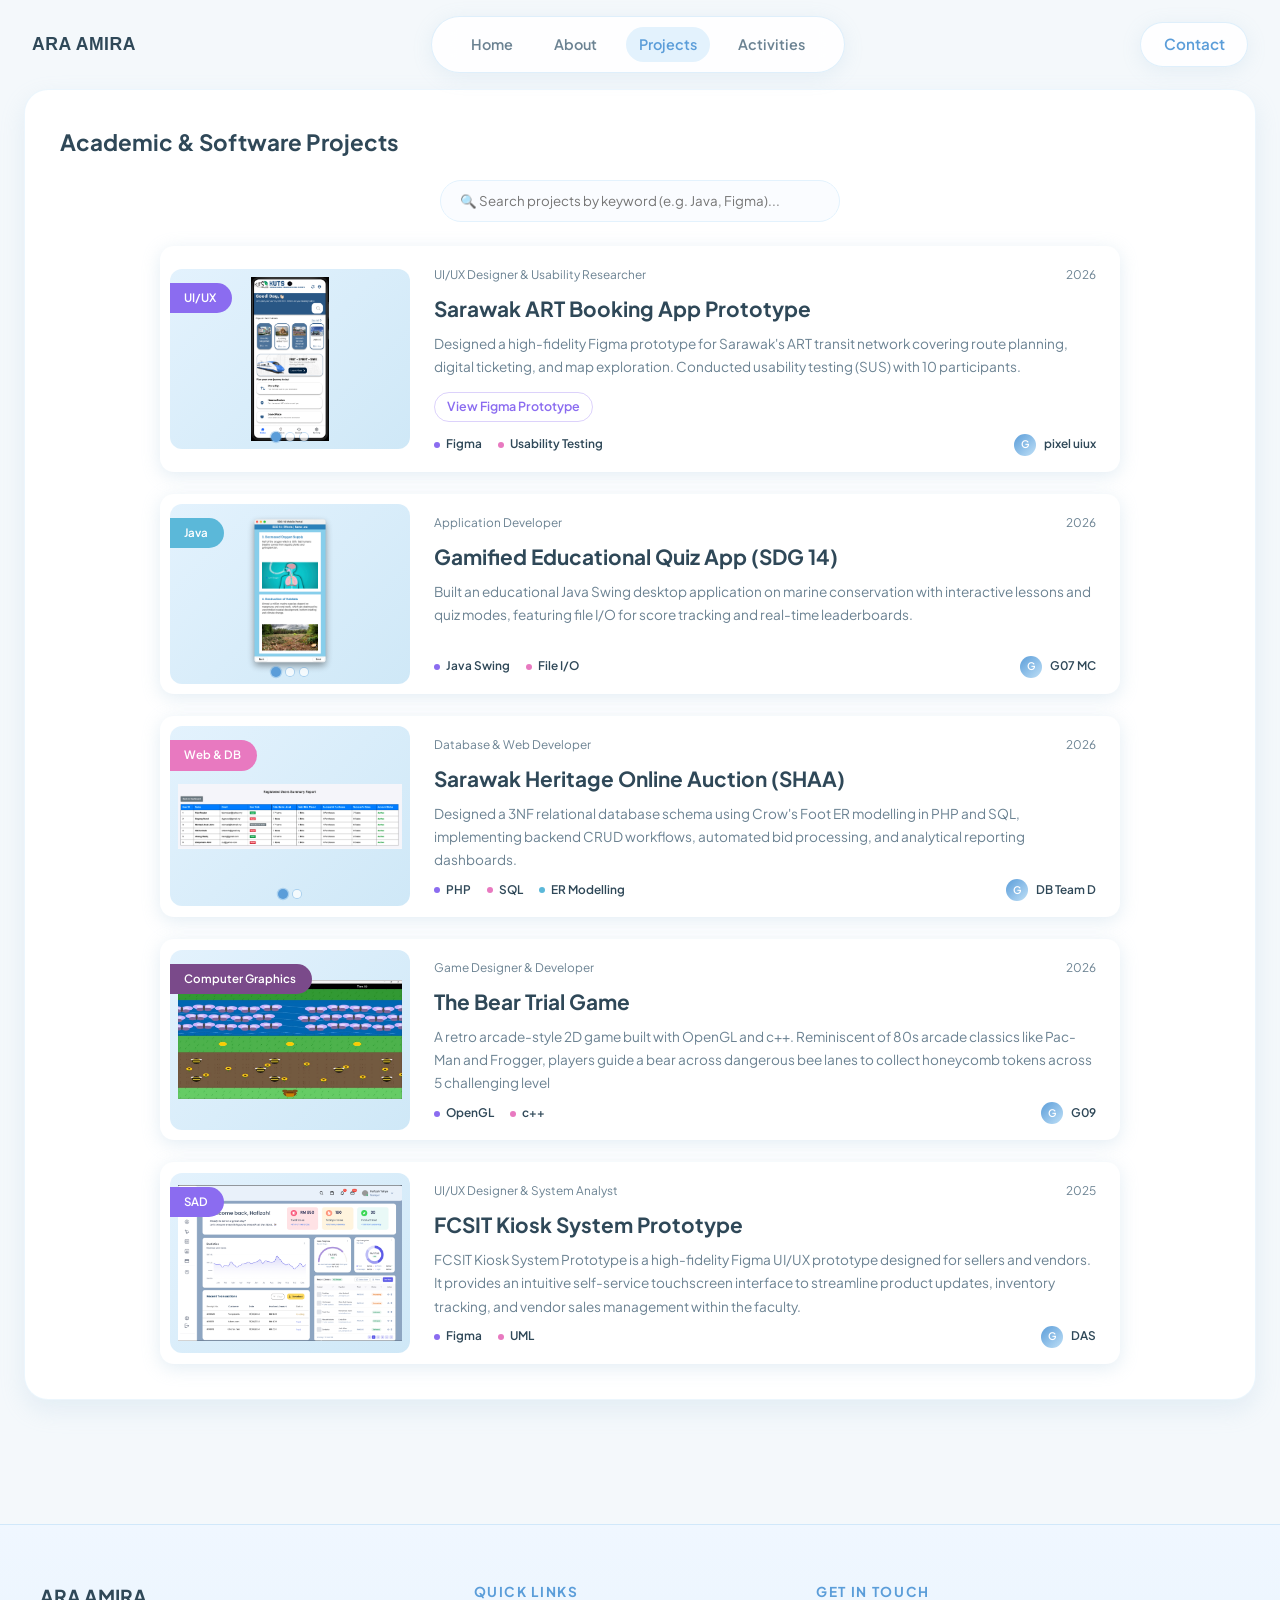
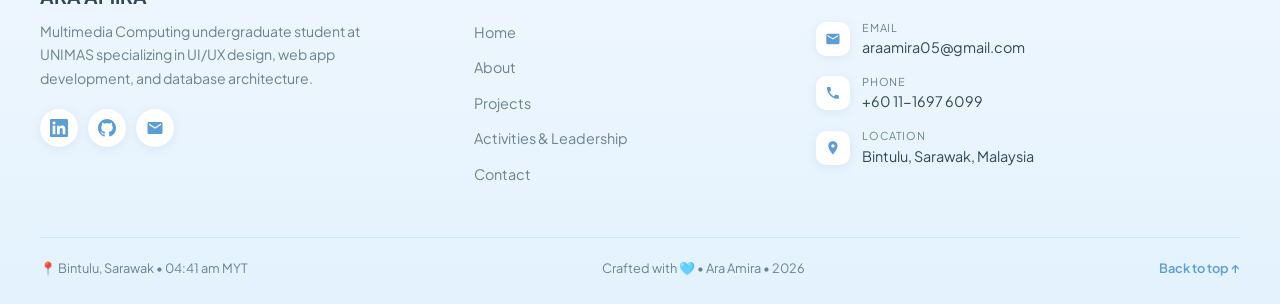
<file: projects.html>
<!DOCTYPE html>
<html lang="en">

<head>
    <meta charset="UTF-8" />
    <meta name="viewport" content="width=device-width, initial-scale=1.0" />
    <title>Ara Amira | Projects</title>
    <!-- Soft, rounded Google Font -->
    <link rel="preconnect" href="https://fonts.googleapis.com">
    <link rel="preconnect" href="https://fonts.gstatic.com" crossorigin>
    <link href="https://fonts.googleapis.com/css2?family=Plus+Jakarta+Sans:wght@400;500;600;700&display=swap"
        rel="stylesheet">

    <!-- CSS file link -->
    <link rel="stylesheet" href="styles.css">
</head>

<body>
    <!-- Floating Navigation Bar -->
    <header>
        <span class="nav-brand">ARA AMIRA</span>
        <nav>
            <!-- Main Navigation -->
            <a href="index.html">Home</a>
            <a href="about.html">About</a>
            <a href="projects.html">Projects</a>
            <a href="activities.html">Activities</a>
        </nav>
        <a href="contact.html" class="nav-contact-box">Contact</a>
    </header>

    <main>
    <!-- Projects Section -->
    <section id="projects">
        <h2> Academic & Software Projects</h2>
        <div class="grid">

            <!-- Project 1 -->
            <article class="card">
                <div class="card-media carousel">
                    <span class="card-badge badge-purple">UI/UX</span>
                    <div class="carousel-track">
                        <img src="project-1.0.png" alt="Sarawak ART app prototype - screen 1"
                            class="carousel-slide active">
                        <img src="project-1.1.png" alt="Sarawak ART app prototype - screen 2" class="carousel-slide">
                        <img src="project-1.2.png" alt="Sarawak ART app prototype - screen 3" class="carousel-slide">
                    </div>
                    <button class="carousel-btn prev" type="button" aria-label="Previous image">&#8249;</button>
                    <button class="carousel-btn next" type="button" aria-label="Next image">&#8250;</button>
                    <div class="carousel-dots"></div>
                </div>
                <div class="card-body">
                    <div>
                        <p class="card-meta">
                            <span>2026</span>
                            <span>UI/UX Designer & Usability Researcher</span>
                        </p>
                        <h3>Sarawak ART Booking App Prototype</h3>
                        <p class="card-desc">Designed a high-fidelity Figma prototype for Sarawak's ART transit
                            network
                            covering route planning, digital ticketing, and map exploration. Conducted usability
                            testing (SUS) with 10 participants.</p>
                        <a href="https://www.figma.com/proto/pa3PluvDLlvsIBmr1Froqh/art-system-2.0?node-id=229-2155&t=eVokZQA2EajlFI2r-1"
                            class="figma-link" target="_blank" rel="noopener"> View Figma Prototype </a>
                    </div>
                    <div class="card-footer">
                        <ul class="card-tags">
                            <li>Figma</li>
                            <li>Usability Testing</li>
                        </ul>
                        <span class="card-author"><span class="card-avatar">G</span>pixel uiux</span>
                    </div>
                </div>
            </article>

            <!-- Project 2 -->
            <article class="card">
                <div class="card-media carousel">
                    <span class="card-badge badge-blue">Java</span>
                    <div class="carousel-track">
                        <img src="project-2.0.png" alt="Learning and quiz app - screen 1" class="carousel-slide active">
                        <img src="project-2.1.png" alt="Learning and quiz app - screen 2" class="carousel-slide">
                        <img src="project-2.2.png" alt="Learning and quiz app - screen 3" class="carousel-slide">
                    </div>
                    <button class="carousel-btn prev" type="button" aria-label="Previous image">&#8249;</button>
                    <button class="carousel-btn next" type="button" aria-label="Next image">&#8250;</button>
                    <div class="carousel-dots"></div>
                </div>
                <div class="card-body">
                    <div>
                        <p class="card-meta">
                            <span>2026</span>
                            <span> Application Developer</span>
                        </p>
                        <h3>Gamified Educational Quiz App (SDG 14)</h3>
                        <p class="card-desc">Built an educational Java Swing desktop application on marine
                            conservation with interactive lessons and quiz modes, featuring file I/O for score
                            tracking and real-time leaderboards.</p>
                    </div>
                    <div class="card-footer">
                        <ul class="card-tags">
                            <li>Java Swing</li>
                            <li>File I/O</li>
                        </ul>
                        <span class="card-author"><span class="card-avatar">G</span>G07 MC</span>
                    </div>
                </div>
            </article>

            <!-- Project 3 -->
            <article class="card">
                <div class="card-media carousel">
                    <span class="card-badge badge-pink">Web & DB</span>
                    <div class="carousel-track">
                        <img src="project-3.0.png" alt="SHAA system interface - screen 1" class="carousel-slide active">
                        <img src="project-3.1.png" alt="SHAA system interface - screen 2" class="carousel-slide">
                    </div>
                    <button class="carousel-btn prev" type="button" aria-label="Previous image">&#8249;</button>
                    <button class="carousel-btn next" type="button" aria-label="Next image">&#8250;</button>
                    <div class="carousel-dots"></div>
                </div>
                <div class="card-body">
                    <div>
                        <p class="card-meta">
                            <span> 2026</span>
                            <span> Database & Web Developer</span>
                        </p>
                        <h3>Sarawak Heritage Online Auction (SHAA)</h3>
                        <p class="card-desc">Designed a 3NF relational database schema using Crow's Foot ER modelling
                            in PHP and SQL, implementing backend CRUD workflows, automated bid processing, and
                            analytical reporting dashboards.</p>
                    </div>
                    <div class="card-footer">
                        <ul class="card-tags">
                            <li>PHP</li>
                            <li>SQL</li>
                            <li>ER Modelling</li>
                        </ul>
                        <span class="card-author"><span class="card-avatar">G</span>DB Team D</span>
                    </div>
                </div>
            </article>

            <!-- Project 4 -->
            <article class="card">
                <div class="card-media carousel">
                    <span class="card-badge badge-plum">Computer Graphics</span>
                    <div class="carousel-track">
                        <img src="project-4.png" alt="The Bear Trial Game interface" class="carousel-slide active">
                    </div>
                    <button class="carousel-btn prev" type="button" aria-label="Previous image">&#8249;</button>
                    <button class="carousel-btn next" type="button" aria-label="Next image">&#8250;</button>
                    <div class="carousel-dots"></div>
                </div>
                <div class="card-body">
                    <div>
                        <p class="card-meta">
                            <span> 2026</span>
                            <span> Game Designer & Developer</span>
                        </p>
                        <h3> The Bear Trial Game </h3>
                        <p class="card-desc">A retro arcade-style 2D game built with OpenGL and c++. Reminiscent of 80s
                            arcade
                            classics like Pac-Man and Frogger, players guide a bear across dangerous bee lanes to
                            collect honeycomb tokens across 5 challenging level</p>
                    </div>
                    <div class="card-footer">
                        <ul class="card-tags">
                            <li>OpenGL</li>
                            <li>c++</li>
                        </ul>
                        <span class="card-author"><span class="card-avatar">G</span>G09</span>
                    </div>
                </div>
            </article>

            <!-- Project 5 -->
            <article class="card">
                <div class="card-media carousel">
                    <span class="card-badge badge-purple">SAD</span>
                    <div class="carousel-track">
                        <img src="project-5.png" alt="FCSIT Kiosk System Homepage" class="carousel-slide active">
                    </div>
                    <button class="carousel-btn prev" type="button" aria-label="Previous image">&#8249;</button>
                    <button class="carousel-btn next" type="button" aria-label="Next image">&#8250;</button>
                    <div class="carousel-dots"></div>
                </div>
                <div class="card-body">
                    <div>
                        <p class="card-meta">
                            <span> 2025</span>
                            <span>UI/UX Designer & System Analyst</span>
                        </p>
                        <h3>FCSIT Kiosk System Prototype</h3>
                        <p class="card-desc">FCSIT Kiosk System Prototype is a high-fidelity Figma UI/UX prototype
                            designed for sellers and vendors. It provides an intuitive self-service touchscreen
                            interface to streamline product updates, inventory tracking, and vendor sales management
                            within the faculty.</p>
                    </div>
                    <div class="card-footer">
                        <ul class="card-tags">
                            <li>Figma</li>
                            <li>UML</li>
                        </ul>
                        <span class="card-author"><span class="card-avatar">G</span>DAS</span>
                    </div>
                </div>
            </article>
        </div>
    </section>
    </main>

    <footer class="site-footer">
      <div class="footer-inner">

        <!-- Brand / About Column -->
        <div class="footer-col footer-brand">
          <h3 class="footer-name">ARA AMIRA</h3>
          <p>Multimedia Computing undergraduate student at UNIMAS specializing in UI/UX design, web app development,
            and
            database architecture.</p>
          <div class="footer-social">
            <a href="https://www.linkedin.com/in/ara-amira-l" target="_blank" rel="noopener" aria-label="LinkedIn">
              <svg class="gh-icon" viewBox="0 0 24 24" aria-hidden="true">
                <path fill="currentColor"
                  d="M20.447 20.452h-3.554v-5.569c0-1.328-.027-3.037-1.852-3.037-1.853 0-2.136 1.445-2.136 2.939v5.667H9.351V9h3.414v1.561h.046c.477-.9 1.637-1.85 3.37-1.85 3.601 0 4.267 2.37 4.267 5.455v6.286zM5.337 7.433c-1.144 0-2.063-.926-2.063-2.065 0-1.138.92-2.063 2.063-2.063 1.14 0 2.064.925 2.064 2.063 0 1.139-.925 2.065-2.064 2.065zm1.782 13.019H3.555V9h3.564v11.452zM22.225 0H1.771C.792 0 0 .774 0 1.729v20.542C0 23.227.792 24 1.771 24h20.451C23.2 24 24 23.227 24 22.271V1.729C24 .774 23.2 0 22.222 0h.003z" />
              </svg>
            </a>
            <a href="https://github.com/YOUR-GITHUB-USERNAME" target="_blank" rel="noopener" aria-label="GitHub">
              <svg class="gh-icon" viewBox="0 0 16 16" aria-hidden="true">
                <path fill="currentColor"
                  d="M8 0C3.58 0 0 3.58 0 8c0 3.54 2.29 6.53 5.47 7.59.4.07.55-.17.55-.38 0-.19-.01-.82-.01-1.49-2.01.37-2.53-.49-2.69-.94-.09-.23-.48-.94-.82-1.13-.28-.15-.68-.52-.01-.53.63-.01 1.08.58 1.23.82.72 1.21 1.87.87 2.33.66.07-.52.28-.87.51-1.07-1.78-.2-3.64-.89-3.64-3.95 0-.87.31-1.59.82-2.15-.08-.2-.36-1.02.08-2.12 0 0 .67-.21 2.2.82.64-.18 1.32-.27 2-.27s1.36.09 2 .27c1.53-1.04 2.2-.82 2.2-.82.44 1.1.16 1.92.08 2.12.51.56.82 1.27.82 2.15 0 3.07-1.87 3.75-3.65 3.95.29.25.54.73.54 1.48 0 1.07-.01 1.93-.01 2.2 0 .21.15.46.55.38A8.01 8.01 0 0 0 16 8c0-4.42-3.58-8-8-8z" />
              </svg>
            </a>
            <a href="mailto:araamira05@gmail.com" aria-label="Email"><svg class="gh-icon" viewBox="0 0 24 24"
                aria-hidden="true">
                <path fill="currentColor"
                  d="M20 4H4c-1.1 0-1.99.9-1.99 2L2 18c0 1.1.9 2 2 2h16c1.1 0 2-.9 2-2V6c0-1.1-.9-2-2-2zm0 4l-8 5-8-5V6l8 5 8-5v2z" />
              </svg></a>
          </div>
        </div>

        <!-- Quick Links Column -->
        <div class="footer-col">
          <h4>Quick Links</h4>
          <ul class="footer-links">
            <li><a href="index.html">Home</a></li>
            <li><a href="about.html">About</a></li>
            <li><a href="projects.html">Projects</a></li>
            <li><a href="activities.html">Activities &amp; Leadership</a></li>
            <li><a href="contact.html">Contact</a></li>
          </ul>
        </div>

        <!-- Contact Details Column -->
        <div class="footer-col" id="contact">
          <h4>Get in Touch</h4>
          <ul class="footer-contact">
            <li>
              <span class="icon"><svg class="gh-icon" viewBox="0 0 24 24" aria-hidden="true">
                  <path fill="currentColor"
                    d="M20 4H4c-1.1 0-1.99.9-1.99 2L2 18c0 1.1.9 2 2 2h16c1.1 0 2-.9 2-2V6c0-1.1-.9-2-2-2zm0 4l-8 5-8-5V6l8 5 8-5v2z" />
                </svg></span>
              <div><small>Email</small><a href="mailto:araamira05@gmail.com">araamira05@gmail.com</a></div>
            </li>
            <li>
              <span class="icon"><svg class="gh-icon" viewBox="0 0 24 24" aria-hidden="true">
                  <path fill="currentColor"
                    d="M6.62 10.79c1.44 2.83 3.76 5.14 6.59 6.59l2.2-2.2c.27-.27.67-.36 1.02-.24 1.12.37 2.33.57 3.57.57.55 0 1 .45 1 1V20c0 .55-.45 1-1 1-9.39 0-17-7.61-17-17 0-.55.45-1 1-1h3.5c.55 0 1 .45 1 1 0 1.25.2 2.45.57 3.57.11.35.03.74-.25 1.02l-2.2 2.2z" />
                </svg></span>
              <div><small>Phone</small><a href="tel:+601116976099">+60 11-1697 6099</a></div>
            </li>
            <li>
              <span class="icon"><svg class="gh-icon" viewBox="0 0 24 24" aria-hidden="true">
                  <path fill="currentColor"
                    d="M12 2C8.13 2 5 5.13 5 9c0 5.25 7 13 7 13s7-7.75 7-13c0-3.87-3.13-7-7-7zm0 9.5c-1.38 0-2.5-1.12-2.5-2.5s1.12-2.5 2.5-2.5 2.5 1.12 2.5 2.5-1.12 2.5-2.5 2.5z" />
                </svg></span>
              <div><small>Location</small><span class="text">Bintulu, Sarawak, Malaysia</span></div>
            </li>
          </ul>
        </div>
      </div>

      <div class="footer-bottom">
        <p>Crafted with 🩵 &bull; Ara Amira &bull; 2026</p>
        <p><a href="#">Back to top ↑</a></p>
      </div>
    </footer>

    <!-- JavaScript file link -->
    <script src="script.js"></script>
</body>

</html>
</file>
<file: styles.css>
/* CSS Document */

:root {
    --bg-cream: #f4f8fb;
    --card-bg: #ffffff;
    --baby-blue: #bfe0f7;
    --soft-blue: #e3f2fd;
    --accent-blue: #5b9dd9;
    --deep-text: #2f4858;
    --muted-text: #6b8292;

    /* Sky Blue Theme Variables */
    --pastel-blue-1: #f0f7ff;
    --pastel-blue-2: #bae6fd;
    --sky-text-deep: #0f172a;
    --sky-text-muted: #475569;

    --radius-lg: 24px;
    --radius-sm: 14px;
    --shadow-soft: 0 10px 25px rgba(162, 194, 219, 0.2);
}

* {
    box-sizing: border-box;
    margin: 0;
    padding: 0;
}

/* Keep every image inside its container */
img {
    max-width: 100%;
    height: auto;
    display: block;
}

/* Stop content from spilling out of the section cards */
section {
    overflow: hidden;
}

body {
    font-family: 'Plus Jakarta Sans', sans-serif;
    background-color: var(--bg-cream);
    color: var(--deep-text);
    line-height: 1.6;
    scroll-behavior: smooth;
    display: flex;
    flex-direction: column;
    min-height: 100vh;
}

/* Fixed Clean Navigation */
header {
    position: sticky;
    top: 16px;
    z-index: 100;
    display: flex;
    justify-content: space-between;
    align-items: center;
    width: 100%;
    max-width: 100%;
    margin: 0 auto;
    padding: 0 2rem;
    transition: opacity 0.4s ease, transform 0.4s ease;
}

header.header-hidden {
    opacity: 0;
    transform: translateY(-20px);
    pointer-events: none;
}

.nav-brand {
    font-family: 'Trebuchet MS', sans-serif;
    font-size: 1.1rem;
    font-weight: 700;
    color: var(--deep-text);
    cursor: default;
    user-select: none;
    letter-spacing: 0.5px;
}

nav {
    background: rgba(255, 255, 255, 0.85);
    backdrop-filter: blur(12px);
    padding: 0.6rem 1.6rem;
    border-radius: 999px;
    box-shadow: 0 4px 20px rgba(144, 180, 206, 0.15);
    border: 1px solid rgba(191, 224, 247, 0.5);
    display: flex;
    gap: 1rem;
    flex-wrap: wrap;
    justify-content: center;
}

nav a {
    text-decoration: none;
    color: var(--muted-text);
    font-weight: 600;
    font-size: 0.9rem;
    transition: all 0.2s ease;
    padding: 0.4rem 0.8rem;
    border-radius: 999px;
}

nav a:hover {
    color: var(--accent-blue);
    background-color: var(--soft-blue);
}

.nav-contact-box {
    text-decoration: none;
    background: rgba(255, 255, 255, 0.85);
    backdrop-filter: blur(12px);
    color: var(--accent-blue);
    font-weight: 600;
    font-size: 0.95rem;
    padding: 0.6rem 1.4rem;
    border-radius: 999px;
    box-shadow: 0 4px 20px rgba(144, 180, 206, 0.15);
    border: 1px solid rgba(191, 224, 247, 0.5);
    transition: all 0.2s ease;
}

.nav-contact-box:hover {
    background-color: var(--soft-blue);
    transform: translateY(-2px);
}

/* Main Container */
main {
    flex: 1;
    width: 100%;
    max-width: 1280px;
    margin: 2rem auto 4rem;
    padding: 0 1.5rem;
    display: flex;
    flex-direction: column;
    gap: 1.5rem;
}

/* Section Container */
section {
    position: relative;
    background: var(--card-bg);
    padding: 2.2rem;
    border-radius: var(--radius-lg);
    box-shadow: var(--shadow-soft);
    border: 1.5px solid rgba(191, 224, 247, 0.3);
}

h2 {
    font-size: 1.4rem;
    color: var(--deep-text);
    margin-bottom: 1.2rem;
    display: flex;
    align-items: center;
    gap: 0.5rem;
}

/* Hero / intro section: center the text and button */
main>section.hero {
    text-align: center;
}

main>section.hero h1,
main>section.hero h2,
main>section.hero p {
    margin-left: auto !important;
    margin-right: auto !important;
    text-align: center;
    justify-content: center;
}

main>section.hero a,
main>section.hero button {
    margin-left: auto;
    margin-right: auto;
}

/* About Me section */
#about h2 {
    justify-content: center;
    text-align: center;
}

#about .about-content h2 {
    justify-content: flex-start;
    text-align: left;
}

#about img {
    width: 100%;
    max-width: 280px;
    height: auto;
    object-fit: cover;
    border-radius: 16px;
}

/* Checkered Blue Background for Section */
.bg-checkered-blue {
    background-color: #e3f2fd;
    background-image:
        linear-gradient(45deg, #c5e3f9 25%, transparent 25%),
        linear-gradient(-45deg, #c5e3f9 25%, transparent 25%),
        linear-gradient(45deg, transparent 75%, #c5e3f9 75%),
        linear-gradient(-45deg, transparent 75%, #c5e3f9 75%);
    background-size: 40px 40px;
    background-position: 0 0, 0 20px, 20px -20px, -20px 0px;
    padding: 3rem 2rem;
}

/* White About Card Container */
.about-card {
    background: var(--card-bg);
    padding: 2.5rem;
    border-radius: var(--radius-lg);
    box-shadow: var(--shadow-soft);
}

/* Two Column Layout inside About Section */
.about-container {
    display: grid;
    grid-template-columns: 280px 1fr;
    gap: 2.5rem;
    text-align: left;
}

.about-image-column {
    display: flex;
    flex-direction: column;
    gap: 1rem;
    text-align: center;
}

.about-image-wrapper {
    width: 100%;
    border-radius: 16px;
    overflow: hidden;
    background: var(--soft-blue);
}

.about-img {
    width: 100%;
    height: auto;
    display: block;
    object-fit: cover;
}

.about-image-info h3 {
    font-size: 1rem;
    font-weight: 700;
    color: var(--deep-text);
    margin-bottom: 0.25rem;
}

.about-image-info p {
    font-size: 0.8rem;
    color: var(--muted-text);
    line-height: 1.4;
}

.about-content {
    display: flex;
    flex-direction: column;
    gap: 1rem;
    text-align: left;
}

.about-content h2 {
    font-size: 1.5rem;
    color: var(--deep-text);
    margin: 0 0 0.5rem 0;
    text-align: left;
    justify-content: flex-start;
}

.about-content p {
    color: var(--deep-text);
    font-size: 0.95rem;
    line-height: 1.6;
    text-align: left;
    margin: 0;
}

.about-details {
    margin-top: 0.4rem;
    font-size: 0.9rem;
    text-align: left;
}

.about-details p {
    margin-bottom: 0.25rem;
}

.about-content div {
    text-align: left;
}

/* Hero banner */
.hero {
    padding: 0;
}

.hero-image-wrapper .hero-img {
    width: 100%;
    height: auto;
    display: block;
}

/* Tags styling */
.tags {
    display: flex;
    flex-wrap: wrap;
    gap: 0.5rem;
    margin-top: 0.5rem;
}

/* Container for skill tag rows */
.tags-wrapper {
    display: flex;
    flex-direction: column;
    gap: 0.5rem;
    margin-top: 0.8rem;
    align-items: center;
}

/* Individual centered rows */
.tags-row {
    display: flex;
    justify-content: center;
    gap: 0.5rem;
    flex-wrap: wrap;
}

/* Badge styling */
.tag {
    background-color: var(--soft-blue);
    color: var(--accent-blue);
    padding: 0.4rem 0.9rem;
    border-radius: 999px;
    font-size: 0.8rem;
    font-weight: 600;
    border: 1px solid rgba(191, 224, 247, 0.8);
    white-space: nowrap;
}

/* Responsive adjustment for mobile screens */
@media (max-width: 768px) {
    .about-container {
        grid-template-columns: 1fr;
        gap: 1.5rem;
    }
}

/* Certifications: three soft-blue cards */
#certifications .grid {
    display: grid;
    grid-template-columns: repeat(3, 1fr);
    gap: 1.25rem;
}

#certifications .section-title {
    font-size: 1.5rem;
    margin-bottom: 1.5rem;
}

#certifications .section-title::after {
    content: "";
    flex: 1;
    height: 2px;
    margin-left: 0.75rem;
    border-radius: 999px;
    background: linear-gradient(90deg, var(--baby-blue), transparent);
}

.cert-card {
    position: relative;
    display: flex;
    flex-direction: column;
    gap: 0.6rem;
    padding: 1.6rem 1.4rem 1.4rem;
    background: linear-gradient(180deg, var(--pastel-blue-1) 0%, #ffffff 70%);
    border: 1.5px solid rgba(191, 224, 247, 0.6);
    border-radius: var(--radius-lg);
    box-shadow: var(--shadow-soft);
    text-align: left;
    overflow: hidden;
    transition: transform 0.25s ease, box-shadow 0.25s ease, border-color 0.25s ease;
}

/* thin accent bar along the top edge */
.cert-card::before {
    content: "";
    position: absolute;
    top: 0;
    left: 0;
    right: 0;
    height: 4px;
    background: linear-gradient(90deg, var(--accent-blue), var(--pastel-blue-2));
}

.cert-card:hover {
    transform: translateY(-4px);
    border-color: var(--baby-blue);
    box-shadow: 0 14px 30px rgba(144, 180, 206, 0.3);
}

.cert-head {
    display: flex;
    align-items: center;
    gap: 0.85rem;
}

.cert-logo {
    flex: 0 0 48px;
    width: 48px;
    height: 48px;
    padding: 6px;
    object-fit: contain;
    border-radius: 14px;
    background: #ffffff;
    box-shadow: 0 2px 8px rgba(162, 194, 219, 0.35);
}

.cert-issuer {
    width: fit-content;
    padding: 0.25rem 0.75rem;
    font-size: 0.72rem;
    font-weight: 700;
    letter-spacing: 0.04em;
    color: var(--accent-blue);
    background: var(--soft-blue);
    border: 1px solid rgba(191, 224, 247, 0.9);
    border-radius: 999px;
}

.cert-card h3 {
    font-size: 1.05rem;
    line-height: 1.35;
    font-weight: 700;
    color: var(--deep-text);
}

.cert-desc {
    flex: 1;
    font-size: 0.86rem;
    line-height: 1.65;
    color: var(--muted-text);
}

.cert-tags {
    display: flex;
    flex-wrap: wrap;
    gap: 0.4rem;
    margin-top: 0.4rem;
    padding-top: 0.9rem;
    border-top: 1px dashed rgba(191, 224, 247, 0.9);
}

.cert-tags .tag {
    font-size: 0.72rem;
    padding: 0.3rem 0.7rem;
    background: #ffffff;
}

@media (max-width: 960px) {
    #certifications .grid {
        grid-template-columns: 1fr;
    }
}

/* Projects Layout: Horizontal Cards */
#projects .grid {
    display: grid;
    grid-template-columns: 1fr;
    gap: 22px;
    max-width: 960px;
    margin: 0 auto;
}

/* Homepage: 4 project boxes in a 2 x 2 grid */
#projects.projects-home .grid {
    grid-template-columns: repeat(2, 1fr);
    max-width: 100%;
}

#projects.projects-home .card {
    flex-direction: column;
    gap: 0;
}

@media (max-width: 768px) {
    #projects.projects-home .grid {
        grid-template-columns: 1fr;
    }
}

#projects .card {
    display: flex;
    flex-direction: row;
    align-items: stretch;
    gap: 24px;
    padding: 10px;
    background: #ffffff;
    border-radius: 14px;
    box-shadow: 0 4px 18px rgba(162, 194, 219, 0.3);
    text-align: left;
    transition: transform 0.25s ease, box-shadow 0.25s ease;
}

#projects .card:hover {
    transform: translateY(-3px);
    box-shadow: 0 8px 26px rgba(144, 180, 206, 0.4);
}

/* Image side (Left side - fixed compact width) */
#projects .card-media {
    position: relative;
    flex: 0 0 240px;
    width: 240px;
    height: 180px;
    align-self: center;
    display: flex;
    align-items: center;
    justify-content: center;
    border-radius: 12px;
    overflow: hidden;
    background: linear-gradient(135deg, #e3f2fd, #cfe8f7);
}

#projects .card-media img {
    width: 100%;
    height: 100%;
    max-width: 100%;
    max-height: 100%;
    object-fit: contain;
    display: block;
    padding: 8px;
}

#projects .card-media.placeholder {
    display: flex;
    align-items: center;
    justify-content: center;
    font-size: 3rem;
}

#projects .card-badge {
    position: absolute;
    top: 14px;
    left: 0;
    padding: 6px 16px 6px 14px;
    font-size: 0.72rem;
    font-weight: 600;
    color: #fff;
    border-radius: 0 999px 999px 0;
    background: #8b6cf0;
}

.badge-purple {
    background: #8b6cf0 !important;
}

.badge-blue {
    background: #5bb8d9 !important;
}

.badge-pink {
    background: #e879c0 !important;
}

.badge-plum {
    background: #7a4a8a !important;
}

/* Image carousel inside project cards */
#projects .carousel-track {
    position: relative;
    width: 100%;
    height: 100%;
}

#projects .card-media .carousel-slide {
    display: none;
    width: 100%;
    height: 100%;
    object-fit: contain;
    position: absolute;
    inset: 0;
    opacity: 0;
    transition: opacity 0.35s ease;
    pointer-events: none;
}

#projects .card-media .carousel-slide.active {
    display: block;
    opacity: 1;
}

#projects .card-badge {
    z-index: 3;
}

.carousel-btn {
    position: absolute;
    top: 50%;
    z-index: 3;
    width: 30px;
    height: 30px;
    display: inline-flex;
    align-items: center;
    justify-content: center;
    transform: translateY(-50%);
    border: none;
    border-radius: 50%;
    background: rgba(255, 255, 255, 0.92);
    color: var(--accent-blue);
    font-size: 1.2rem;
    line-height: 1;
    cursor: pointer;
    box-shadow: 0 2px 8px rgba(91, 157, 217, 0.35);
    opacity: 0;
    transition: opacity 0.2s ease, background 0.2s ease, color 0.2s ease;
}

.carousel-btn.prev {
    left: 8px;
}

.carousel-btn.next {
    right: 8px;
}

.carousel:hover .carousel-btn,
.carousel-btn:focus-visible {
    opacity: 1;
}

.carousel-btn:hover {
    background: var(--accent-blue);
    color: #ffffff;
}

.carousel-dots {
    position: absolute;
    left: 0;
    right: 0;
    bottom: 8px;
    z-index: 3;
    display: flex;
    justify-content: center;
    gap: 6px;
}

.carousel-dot {
    width: 8px;
    height: 8px;
    padding: 0;
    border: none;
    border-radius: 50%;
    background: rgba(255, 255, 255, 0.75);
    box-shadow: 0 0 0 1px rgba(91, 157, 217, 0.35);
    cursor: pointer;
    transition: background 0.2s ease, transform 0.2s ease;
}

.carousel-dot.active {
    background: var(--accent-blue);
    transform: scale(1.25);
}

.carousel-btn[hidden],
.carousel-dots[hidden] {
    display: none;
}

/* Touch screens have no hover, so keep the arrows visible */
@media (hover: none) {
    .carousel-btn {
        opacity: 1;
    }
}

/* Content side (Right side) */
#projects .card-body {
    display: flex;
    flex-direction: column;
    justify-content: space-between;
    flex: 1;
    padding: 10px 14px 6px 0;
    min-width: 0;
}

#projects .card-meta {
    display: flex;
    flex-wrap: wrap;
    align-items: center;
    gap: 6px 16px;
    font-size: 0.74rem;
    color: var(--muted-text);
    margin: 0 0 10px;
}

#projects .card-meta>span:first-child {
    order: 2;
    margin-left: auto;
}

#projects .card-meta .icon-text {
    display: inline-flex;
    align-items: center;
    gap: 4px;
}

#projects .card-meta .icon-text .text-icon {
    width: 12px !important;
    height: 12px !important;
    max-width: 12px;
    max-height: 12px;
    flex: none;
    margin: 0;
    display: block;
}

#projects .card-body h3 {
    margin: 0 0 10px;
    font-size: 1.3rem;
    line-height: 1.3;
    font-weight: 700;
    color: var(--deep-text);
}

#projects .card-body .card-desc {
    margin: 0 0 8px;
    font-size: 0.85rem;
    line-height: 1.7;
    color: var(--muted-text);
}

/* Figma Demo Link Button - Centered between description and footer */
.figma-link {
    display: inline-flex;
    align-items: center;
    margin-top: 6px;
    margin-bottom: 12px;
    font-size: 0.78rem;
    font-weight: 600;
    color: #8b6cf0;
    text-decoration: none;
    padding: 4px 12px;
    border: 1px solid rgba(139, 108, 240, 0.3);
    border-radius: 999px;
    width: fit-content;
    transition: all 0.2s ease;
}

.figma-link:hover {
    background: #8b6cf0;
    color: #ffffff;
    transform: translateY(-1px);
}

/* Card Footer */
#projects .card-footer {
    display: flex;
    justify-content: space-between;
    align-items: center;
    gap: 12px;
    flex-wrap: wrap;
}

#projects .card-tags {
    display: flex;
    flex-wrap: wrap;
    gap: 6px 16px;
    margin: 0;
    padding: 0;
    list-style: none;
    font-size: 0.74rem;
    font-weight: 600;
    color: var(--deep-text);
}

#projects .card-tags li::before {
    content: "";
    display: inline-block;
    width: 6px;
    height: 6px;
    border-radius: 50%;
    margin-right: 6px;
    vertical-align: middle;
    background: #8b6cf0;
}

#projects .card-tags li:nth-child(2)::before {
    background: #e879c0;
}

#projects .card-tags li:nth-child(3)::before {
    background: #5bb8d9;
}

#projects .card-author {
    display: flex;
    align-items: center;
    gap: 8px;
    font-size: 0.74rem;
    font-weight: 600;
    color: var(--deep-text);
}

#projects .card-avatar {
    display: inline-flex;
    align-items: center;
    justify-content: center;
    width: 22px;
    height: 22px;
    border-radius: 50%;
    background: linear-gradient(135deg, #5b9dd9, #bfe0f7);
    font-size: 0.65rem;
    color: #fff;
}



/* Picture pop-up (lightbox) */
.lightbox {
    position: fixed;
    inset: 0;
    z-index: 1000;
    display: flex;
    align-items: center;
    justify-content: center;
    padding: 1.5rem;
    background: rgba(47, 72, 88, 0.55);
    backdrop-filter: blur(6px);
    animation: lightbox-fade 0.2s ease;
}

@keyframes lightbox-fade {
    from {
        opacity: 0;
    }

    to {
        opacity: 1;
    }
}

.lightbox-box {
    position: relative;
    display: flex;
    flex-direction: column;
    align-items: center;
    gap: 0.75rem;
    max-width: min(92vw, 1000px);
    padding: 1rem 1rem 0.9rem;
    background: var(--card-bg);
    border-radius: var(--radius-lg);
    box-shadow: 0 20px 50px rgba(47, 72, 88, 0.35);
}

.lightbox-img {
    max-width: 100%;
    max-height: 75vh;
    width: auto;
    height: auto;
    object-fit: contain;
    border-radius: 14px;
    background: var(--soft-blue);
}

.lightbox-caption {
    font-size: 0.85rem;
    font-weight: 600;
    color: var(--muted-text);
    text-align: center;
}

.lightbox-close {
    position: absolute;
    top: -14px;
    right: -14px;
    width: 34px;
    height: 34px;
    border: none;
    border-radius: 50%;
    background: var(--accent-blue);
    color: #ffffff;
    font-size: 1.4rem;
    line-height: 1;
    cursor: pointer;
    box-shadow: 0 4px 12px rgba(91, 157, 217, 0.45);
    transition: transform 0.2s ease;
}

.lightbox-close:hover {
    transform: scale(1.08);
}

.lightbox-nav {
    position: absolute;
    top: 50%;
    width: 38px;
    height: 38px;
    transform: translateY(-50%);
    border: none;
    border-radius: 50%;
    background: rgba(255, 255, 255, 0.92);
    color: var(--accent-blue);
    font-size: 1.5rem;
    line-height: 1;
    cursor: pointer;
    box-shadow: 0 2px 10px rgba(91, 157, 217, 0.4);
    transition: background 0.2s ease, color 0.2s ease;
}

.lightbox-nav.prev {
    left: 1.5rem;
}

.lightbox-nav.next {
    right: 1.5rem;
}

.lightbox-nav:hover {
    background: var(--accent-blue);
    color: #ffffff;
}

.lightbox-nav[hidden] {
    display: none;
}

/* Contact page */
.content-card {
    background: var(--card-bg);
    padding: 2.5rem;
    border-radius: var(--radius-lg);
    box-shadow: var(--shadow-soft);
    max-width: 820px;
    margin: 0 auto;
}

.content-card h2 {
    justify-content: center;
}

/* One row on desktop; wraps only on small screens */
.contact-links {
    display: flex;
    flex-wrap: wrap;
    justify-content: center;
    gap: 0.5rem;
}

@media (max-width: 720px) {
    .contact-links {
        flex-wrap: wrap;
    }
}

.contact-btn {
    display: inline-flex;
    align-items: center;
    gap: 0.35rem;
    padding: 0.4rem 0.8rem;
    font-size: 0.78rem;
    white-space: nowrap;
    font-weight: 600;
    color: var(--accent-blue);
    text-decoration: none;
    background: var(--soft-blue);
    border: 1px solid rgba(191, 224, 247, 0.9);
    border-radius: 999px;
    transition: all 0.2s ease;
}

.contact-btn:hover {
    background: var(--accent-blue);
    color: #ffffff;
    transform: translateY(-2px);
}

.gh-icon {
    width: 1.1em;
    height: 1.1em;
    flex: none;
    display: inline-block;
}

.footer-social .gh-icon {
    width: 18px;
    height: 18px;
}

/* Message form */
.contact-form {
    display: flex;
    flex-direction: column;
    gap: 1rem;
    margin-top: 2rem;
    padding-top: 1.75rem;
    border-top: 1px dashed rgba(191, 224, 247, 0.9);
    text-align: left;
}

.contact-form h3 {
    font-size: 1.15rem;
    color: var(--deep-text);
    text-align: center;
}

.contact-form .form-row {
    display: grid;
    grid-template-columns: 1fr 1fr;
    gap: 1rem;
}

.contact-form label {
    display: flex;
    flex-direction: column;
    gap: 0.35rem;
    font-size: 0.8rem;
    font-weight: 600;
    color: var(--muted-text);
}

.contact-form input,
.contact-form textarea {
    width: 100%;
    padding: 0.7rem 0.95rem;
    font-family: inherit;
    font-size: 0.92rem;
    color: var(--deep-text);
    background: var(--pastel-blue-1);
    border: 1.5px solid rgba(191, 224, 247, 0.8);
    border-radius: var(--radius-sm);
    outline: none;
    transition: border-color 0.2s ease, box-shadow 0.2s ease;
}

.contact-form textarea {
    resize: vertical;
    min-height: 120px;
}

.contact-form input:focus,
.contact-form textarea:focus {
    border-color: var(--accent-blue);
    box-shadow: 0 0 0 3px rgba(91, 157, 217, 0.2);
    background: #ffffff;
}

.form-submit {
    align-self: center;
    border: none;
    cursor: pointer;
    font-family: inherit;
    font-size: 0.95rem;
    font-weight: 600;
    color: #ffffff;
    background: var(--accent-blue);
    padding: 0.7rem 1.8rem;
    border-radius: 999px;
    box-shadow: 0 4px 12px rgba(91, 157, 217, 0.35);
    transition: transform 0.2s ease, box-shadow 0.2s ease;
}

.form-submit:hover {
    transform: translateY(-2px);
    box-shadow: 0 8px 18px rgba(91, 157, 217, 0.45);
}

@media (max-width: 640px) {
    .content-card {
        padding: 1.5rem;
    }

    .contact-form .form-row {
        grid-template-columns: 1fr;
    }
}

/* Footer Section */
.site-footer {
    margin-top: 60px;
    margin-bottom: 0;
    padding: 56px 24px 0;
    background: linear-gradient(180deg, #f0f7ff 0%, #e3f2fd 100%);
    border-top: 1.5px solid rgba(191, 224, 247, 0.5);
    color: var(--deep-text);
    text-align: left;
}

.footer-inner {
    display: grid;
    grid-template-columns: 1.3fr 1fr 1.4fr;
    gap: 40px;
    max-width: 1200px;
    margin: 0 auto;
    padding-bottom: 40px;
}

.footer-col h4 {
    margin: 0 0 16px;
    font-size: 0.85rem;
    font-weight: 700;
    letter-spacing: 0.12em;
    text-transform: uppercase;
    color: var(--accent-blue);
}

.footer-brand .footer-name {
    margin: 0 0 8px;
    font-size: 1.2rem;
    font-weight: 700;
    color: var(--deep-text);
}

.footer-brand p {
    margin: 0 0 18px;
    font-size: 0.88rem;
    line-height: 1.7;
    color: var(--muted-text);
    max-width: 320px;
}

.footer-links,
.footer-contact {
    list-style: none;
    margin: 0;
    padding: 0;
}

.footer-links li {
    margin-bottom: 10px;
}

.footer-links a {
    font-size: 0.9rem;
    color: var(--muted-text);
    text-decoration: none;
    transition: color 0.2s ease, padding-left 0.2s ease;
}

.footer-links a:hover {
    color: var(--accent-blue);
    padding-left: 4px;
}

.footer-contact li {
    display: flex;
    align-items: center;
    gap: 12px;
    margin-bottom: 14px;
    font-size: 0.9rem;
}

.footer-contact .icon {
    flex: 0 0 34px;
    width: 34px;
    height: 34px;
    display: inline-flex;
    align-items: center;
    justify-content: center;
    border-radius: 10px;
    background: #fff;
    box-shadow: 0 2px 8px rgba(162, 194, 219, 0.25);
    color: var(--accent-blue);
}

.footer-contact a,
.footer-contact span.text {
    color: var(--deep-text);
    text-decoration: none;
    word-break: break-word;
}

.footer-contact a:hover {
    color: var(--accent-blue);
}

.footer-contact small {
    display: block;
    font-size: 0.68rem;
    letter-spacing: 0.06em;
    text-transform: uppercase;
    color: var(--muted-text);
}

.footer-social {
    display: flex;
    gap: 10px;
}

.footer-social a {
    width: 38px;
    height: 38px;
    display: inline-flex;
    align-items: center;
    justify-content: center;
    border-radius: 50%;
    background: #fff;
    color: var(--accent-blue);
    box-shadow: 0 2px 8px rgba(162, 194, 219, 0.25);
    text-decoration: none;
    transition: transform 0.2s ease, background 0.2s ease, color 0.2s ease;
}

.footer-social a:hover {
    transform: translateY(-3px);
    background: var(--accent-blue);
    color: #fff;
}

.footer-bottom {
    max-width: 1200px;
    margin: 0 auto;
    padding: 20px 0 26px;
    border-top: 1px solid rgba(191, 224, 247, 0.6);
    display: flex;
    justify-content: space-between;
    align-items: center;
    flex-wrap: wrap;
    gap: 10px;
    font-size: 0.8rem;
    color: var(--muted-text);
}

.footer-bottom p {
    margin: 0;
}

.footer-bottom a {
    color: var(--accent-blue);
    text-decoration: none;
    font-weight: 600;
}

/* Mobile responsiveness */
@media (max-width: 640px) {
    #projects .card {
        flex-direction: column;
        gap: 14px;
    }

    #projects .card-media {
        flex: none;
        width: 100%;
        height: 180px;
    }

    #projects .card-body {
        padding: 0 10px 10px;
    }

    .footer-inner {
        grid-template-columns: 1fr;
        gap: 32px;
    }

    .footer-bottom {
        justify-content: center;
        text-align: center;
    }
}

/* Activities page: photo carousels inside cards */
.activities-grid {
    display: grid;
    grid-template-columns: repeat(2, 1fr);
    gap: 1.5rem;
    max-width: 1100px;
    margin: 0 auto;
}

.featured-activity {
    grid-column: 1 / -1;
}

.cert-card .carousel {
    position: relative;
}

.cert-card .carousel-track {
    position: absolute;
    inset: 0;
}

.cert-card .carousel-slide {
    display: none;
    position: absolute;
    inset: 0;
    width: 100%;
    height: 100%;
    padding: 6px;
    object-fit: contain;
    background: #f8fafc;
}

.cert-card .carousel-slide.active {
    display: block;
}

.cert-card .carousel-btn {
    opacity: 1;
}

/* Navigation: small screens + active state */
nav a.active,
.nav-contact-box.active {
    background-color: var(--soft-blue);
    color: var(--accent-blue);
}

/* ---------- Mobile / tablet: navigation ---------- */
@media (max-width: 900px) {
    header {
        top: 8px;
        flex-wrap: wrap;
        justify-content: space-between;
        gap: 0.5rem;
        padding: 0 1rem;
    }

    .nav-brand {
        order: 1;
        font-size: 1rem;
    }

    .nav-contact-box {
        order: 2;
        padding: 0.45rem 1.1rem;
        font-size: 0.85rem;
    }

    nav {
        order: 3;
        width: 100%;
        flex-wrap: nowrap;
        justify-content: space-between;
        gap: 0.2rem;
        padding: 0.35rem 0.5rem;
    }

    nav a {
        flex: 1;
        text-align: center;
        font-size: 0.82rem;
        padding: 0.5rem 0.3rem;
    }

    main {
        margin: 1rem auto 2rem;
        padding: 0 1rem;
    }
}

@media (max-width: 380px) {
    nav a {
        font-size: 0.74rem;
        padding: 0.5rem 0.15rem;
    }
}

/* ---------- Mobile: page spacing ---------- */
@media (max-width: 640px) {
    section {
        padding: 1.4rem;
    }

    .bg-checkered-blue {
        padding: 1.25rem 0.9rem;
    }

    .about-card {
        padding: 1.4rem;
    }

    .about-image-wrapper {
        max-width: 240px;
        margin: 0 auto;
    }
}

/* ---------- Mobile: footer ---------- */
@media (max-width: 640px) {
    .site-footer {
        margin-top: 36px;
        padding: 40px 22px 0;
    }

    .footer-inner {
        gap: 28px;
        padding-bottom: 28px;
    }

    .footer-brand p {
        max-width: none;
    }

    .footer-links {
        display: grid;
        grid-template-columns: 1fr 1fr;
        column-gap: 16px;
    }

    .footer-bottom {
        flex-direction: column;
        gap: 6px;
        padding: 18px 0 22px;
        font-size: 0.78rem;
    }
}

@media (max-width: 768px) {
    .activities-grid {
        grid-template-columns: 1fr;
    }
}
</file>
